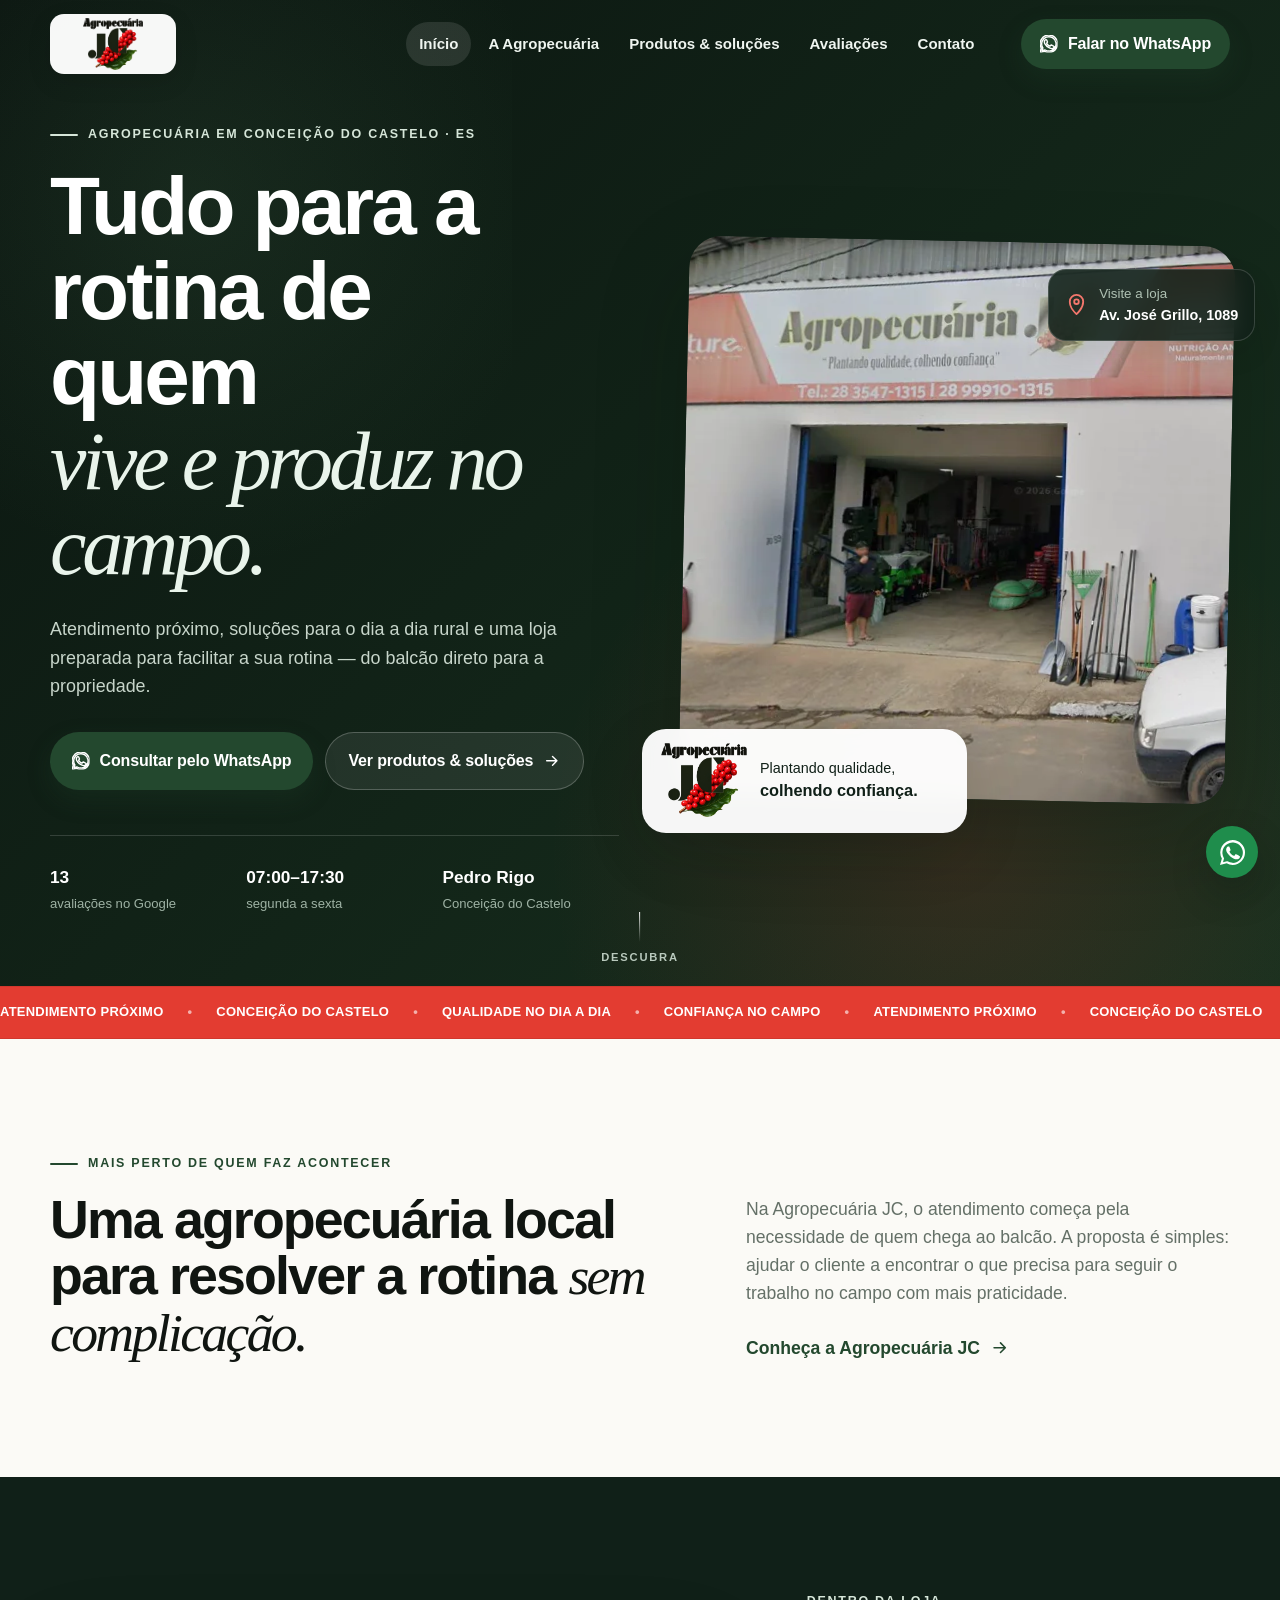
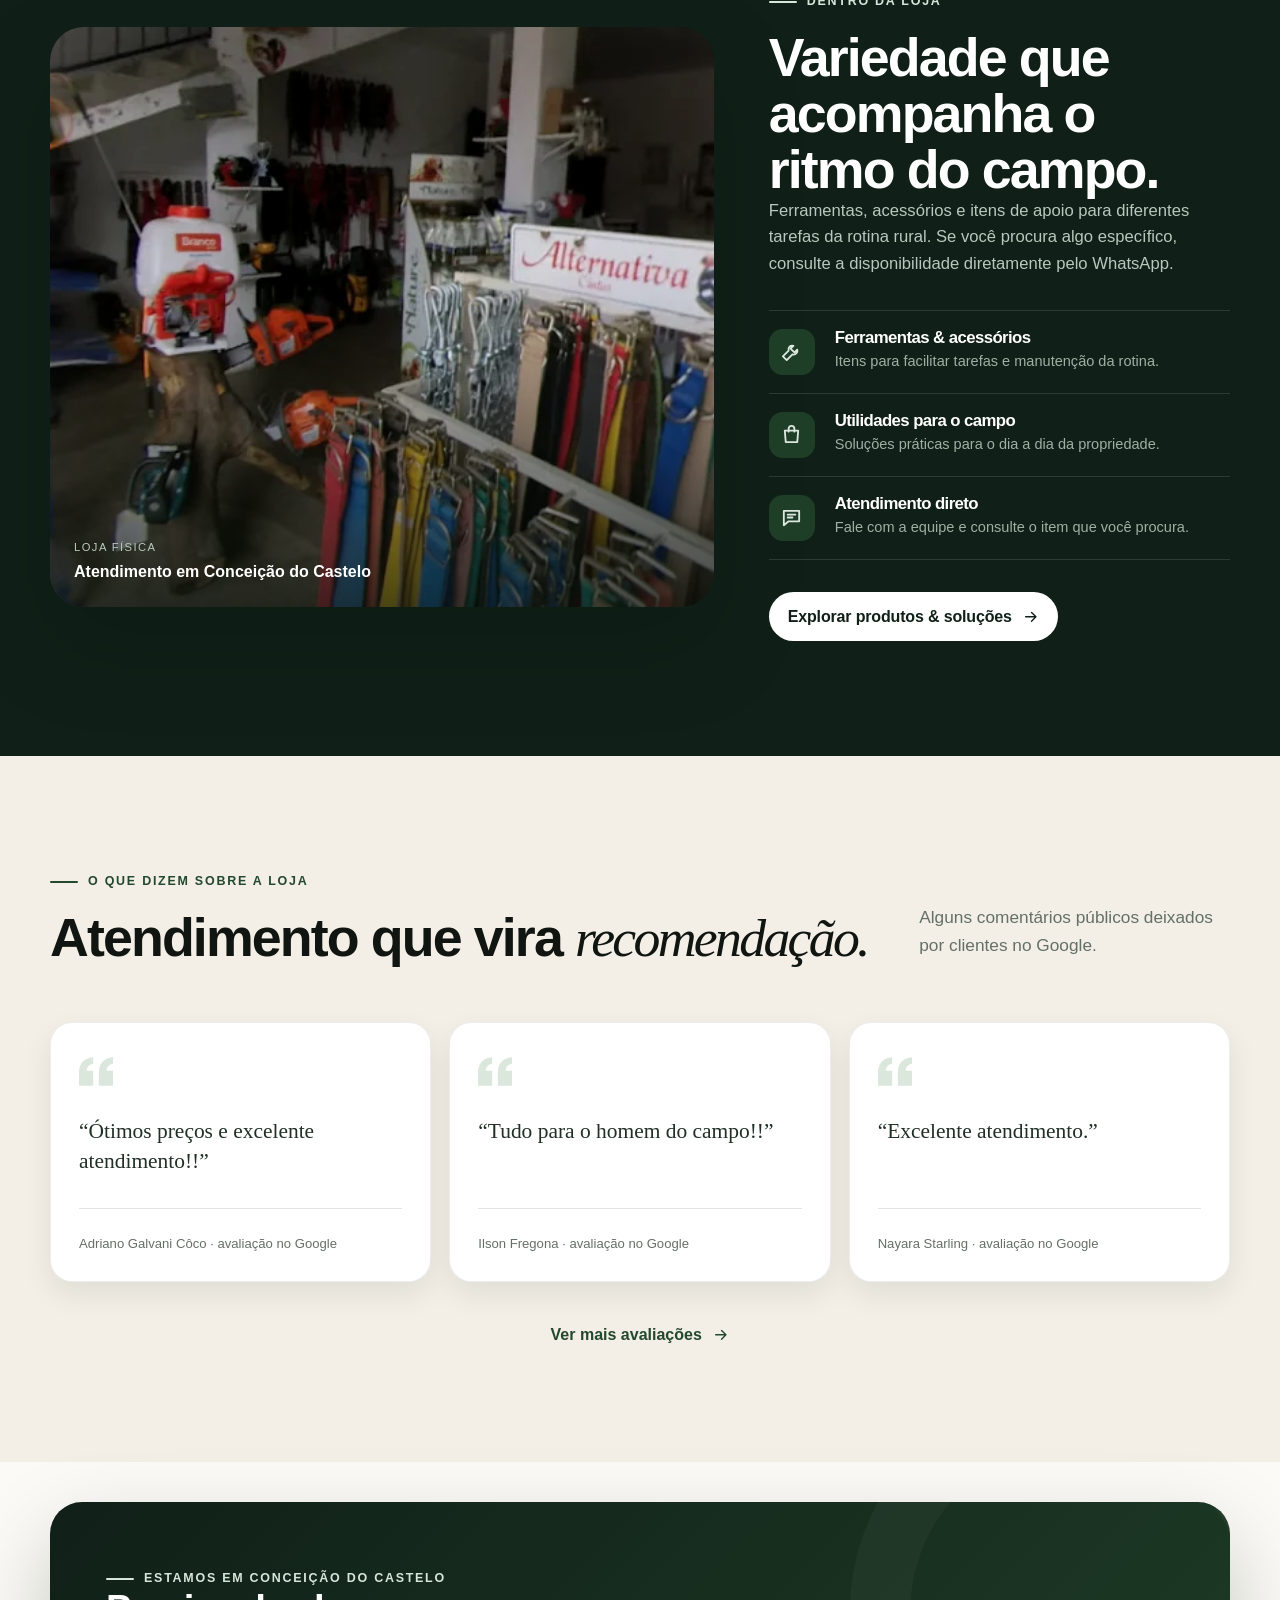
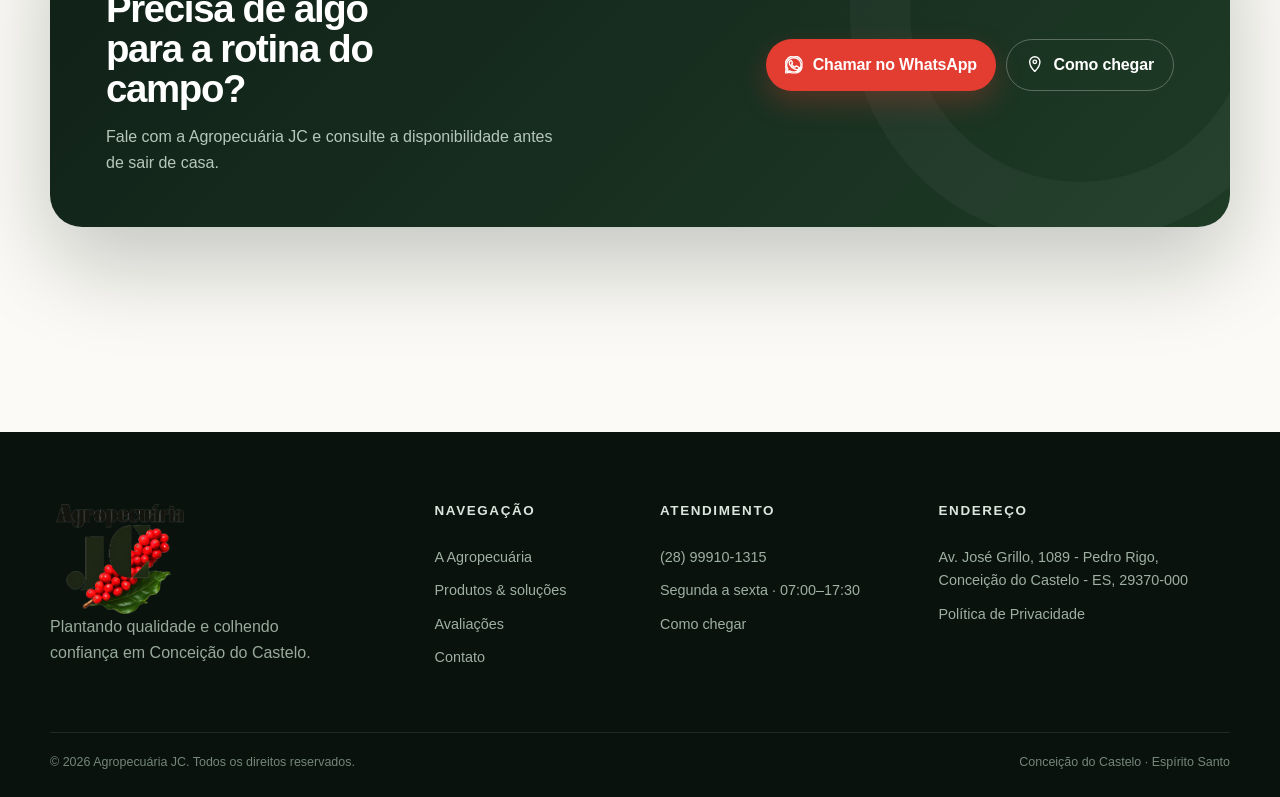
<file: index.html>
<!doctype html>
<html lang="pt-BR">
<head>
<meta charset="utf-8">
<meta name="viewport" content="width=device-width,initial-scale=1,viewport-fit=cover">
<meta name="theme-color" content="#142519">
<title>Agropecuária JC | Produtos para o Campo em Conceição do Castelo</title>
<meta name="description" content="Agropecuária JC em Conceição do Castelo - ES. Atendimento para quem vive e produz no campo. Fale pelo WhatsApp ou visite a loja.">
<meta name="robots" content="index,follow,max-image-preview:large">
<link rel="canonical" href="./">
<link rel="icon" type="image/png" href="assets/icons/favicon.png">
<link rel="manifest" href="site.webmanifest">
<script>document.documentElement.classList.add('js');setTimeout(function(){if(!window.__agroMotionReady)document.documentElement.classList.remove('js')},1600)</script>
<link rel="stylesheet" href="assets/css/style.css">
<meta property="og:type" content="website">
<meta property="og:locale" content="pt_BR">
<meta property="og:title" content="Agropecuária JC | Produtos para o Campo em Conceição do Castelo">
<meta property="og:description" content="Agropecuária JC em Conceição do Castelo - ES. Atendimento para quem vive e produz no campo. Fale pelo WhatsApp ou visite a loja.">
<meta property="og:image" content="assets/images/fachada.webp">
<meta name="twitter:card" content="summary_large_image">
<script type="application/ld+json">
{
  "@context":"https://schema.org",
  "@type":"Store",
  "name":"Agropecuária JC",
  "description":"Agropecuária em Conceição do Castelo - ES.",
  "telephone":"+55 28 99910-1315",
  "address":{
    "@type":"PostalAddress",
    "streetAddress":"Av. José Grillo, 1089 - Pedro Rigo",
    "addressLocality":"Conceição do Castelo",
    "addressRegion":"ES",
    "postalCode":"29370-000",
    "addressCountry":"BR"
  },
  "openingHoursSpecification":[{
    "@type":"OpeningHoursSpecification",
    "dayOfWeek":["Monday","Tuesday","Wednesday","Thursday","Friday"],
    "opens":"07:00",
    "closes":"17:30"
  }]
}
</script>
</head><body>
<div class="scroll-progress" aria-hidden="true"><span></span></div>
<a class="skip-link" href="#conteudo">Pular para o conteúdo</a>
<header class="site-header" data-header>
  <div class="container header-inner">
    <a href="index.html" class="brand" aria-label="Agropecuária JC - página inicial">
      <img src="assets/images/logo-agropecuaria-jc.webp" alt="Agropecuária JC" width="190" height="162">
    </a>
    <nav class="desktop-nav" aria-label="Navegação principal"><a href="index.html" class="nav-link active">Início</a><a href="sobre.html" class="nav-link">A Agropecuária</a><a href="solucoes.html" class="nav-link">Produtos & soluções</a><a href="avaliacoes.html" class="nav-link">Avaliações</a><a href="contato.html" class="nav-link">Contato</a></nav>
    <a class="button button-primary header-cta" href="https://wa.me/5528999101315?text=Ol%C3%A1%21%20Vim%20pelo%20site%20da%20Agropecu%C3%A1ria%20JC%20e%20gostaria%20de%20mais%20informa%C3%A7%C3%B5es." target="_blank" rel="noopener">
      <svg class="icon"><use href="assets/icons/sprite.svg#whatsapp"></use></svg>
      Falar no WhatsApp
    </a>
    <button class="menu-button" type="button" aria-label="Abrir menu" aria-expanded="false" aria-controls="mobile-menu" data-menu-button>
      <svg class="icon icon-menu"><use href="assets/icons/sprite.svg#menu"></use></svg>
      <svg class="icon icon-close"><use href="assets/icons/sprite.svg#close"></use></svg>
    </button>
  </div>
  <nav class="mobile-menu" id="mobile-menu" aria-label="Navegação mobile" data-mobile-menu hidden>
    <div class="container mobile-menu-inner">
      <a href="index.html" class="mobile-link active">Início</a><a href="sobre.html" class="mobile-link">A Agropecuária</a><a href="solucoes.html" class="mobile-link">Produtos & soluções</a><a href="avaliacoes.html" class="mobile-link">Avaliações</a><a href="contato.html" class="mobile-link">Contato</a>
      <a class="button button-primary" href="https://wa.me/5528999101315?text=Ol%C3%A1%21%20Vim%20pelo%20site%20da%20Agropecu%C3%A1ria%20JC%20e%20gostaria%20de%20mais%20informa%C3%A7%C3%B5es." target="_blank" rel="noopener">
        <svg class="icon"><use href="assets/icons/sprite.svg#whatsapp"></use></svg> WhatsApp
      </a>
    </div>
  </nav>
</header>
<main id="conteudo">
<section class="hero hero-home">
  <div class="hero-grain" aria-hidden="true"></div>
  <div class="container hero-grid">
    <div class="hero-copy reveal">
      <p class="eyebrow"><span></span> Agropecuária em Conceição do Castelo · ES</p>
      <h1>Tudo para a rotina de quem <em>vive e produz no campo.</em></h1>
      <p class="hero-lead">Atendimento próximo, soluções para o dia a dia rural e uma loja preparada para facilitar a sua rotina — do balcão direto para a propriedade.</p>
      <div class="hero-actions">
        <a class="button button-primary button-large" href="https://wa.me/5528999101315?text=Ol%C3%A1%21%20Vim%20pelo%20site%20da%20Agropecu%C3%A1ria%20JC%20e%20gostaria%20de%20mais%20informa%C3%A7%C3%B5es." target="_blank" rel="noopener">
          <svg class="icon"><use href="assets/icons/sprite.svg#whatsapp"></use></svg> Consultar pelo WhatsApp
        </a>
        <a class="button button-ghost button-large" href="solucoes.html">
          Ver produtos & soluções
          <svg class="icon"><use href="assets/icons/sprite.svg#arrow"></use></svg>
        </a>
      </div>
      <div class="hero-trust" aria-label="Informações de confiança">
        <div><strong>13</strong><span>avaliações no Google</span></div>
        <div><strong>07:00–17:30</strong><span>segunda a sexta</span></div>
        <div><strong>Pedro Rigo</strong><span>Conceição do Castelo</span></div>
      </div>
    </div>
    <div class="hero-media reveal" data-delay="120" data-tilt>
      <figure class="hero-photo">
        <img src="assets/images/fachada.webp" alt="Fachada da Agropecuária JC em Conceição do Castelo" width="966" height="549" fetchpriority="high">
      </figure>
      <div class="hero-logo-card">
        <img src="assets/images/logo-agropecuaria-jc.webp" alt="" width="210" height="180">
        <p>Plantando qualidade,<br><strong>colhendo confiança.</strong></p>
      </div>
      <div class="hero-location-card">
        <svg class="icon"><use href="assets/icons/sprite.svg#map"></use></svg>
        <div><small>Visite a loja</small><strong>Av. José Grillo, 1089</strong></div>
      </div>
    </div>
  </div>
  <a class="scroll-cue" href="#diferenciais" aria-label="Rolar para conhecer a Agropecuária JC"><span></span>Descubra</a>
</section>

<section class="trust-marquee" aria-label="Diferenciais">
  <div class="marquee-track">
    <span>Atendimento próximo</span><i>•</i><span>Conceição do Castelo</span><i>•</i><span>Qualidade no dia a dia</span><i>•</i><span>Confiança no campo</span><i>•</i>
    <span aria-hidden="true">Atendimento próximo</span><i aria-hidden="true">•</i><span aria-hidden="true">Conceição do Castelo</span><i aria-hidden="true">•</i><span aria-hidden="true">Qualidade no dia a dia</span><i aria-hidden="true">•</i><span aria-hidden="true">Confiança no campo</span>
  </div>
</section>

<section class="section intro" id="diferenciais">
  <div class="container split-heading reveal">
    <div>
      <p class="eyebrow dark"><span></span> Mais perto de quem faz acontecer</p>
      <h2>Uma agropecuária local para resolver a rotina <em>sem complicação.</em></h2>
    </div>
    <div class="intro-copy">
      <p>Na Agropecuária JC, o atendimento começa pela necessidade de quem chega ao balcão. A proposta é simples: ajudar o cliente a encontrar o que precisa para seguir o trabalho no campo com mais praticidade.</p>
      <a class="text-link" href="sobre.html">Conheça a Agropecuária JC <svg class="icon"><use href="assets/icons/sprite.svg#arrow"></use></svg></a>
    </div>
  </div>
</section>

<section class="section showcase">
  <div class="container showcase-grid">
    <div class="showcase-media reveal parallax-frame">
      <img src="assets/images/loja-interna.webp" alt="Interior da Agropecuária JC com itens para a rotina rural" width="1343" height="493" loading="lazy" data-parallax>
      <div class="image-caption"><span>Loja física</span><strong>Atendimento em Conceição do Castelo</strong></div>
    </div>
    <div class="showcase-copy reveal" data-delay="100">
      <p class="eyebrow light"><span></span> Dentro da loja</p>
      <h2>Variedade que acompanha o ritmo do campo.</h2>
      <p>Ferramentas, acessórios e itens de apoio para diferentes tarefas da rotina rural. Se você procura algo específico, consulte a disponibilidade diretamente pelo WhatsApp.</p>
      <div class="feature-list">
        <article><span class="feature-icon"><svg class="icon"><use href="assets/icons/sprite.svg#tool"></use></svg></span><div><h3>Ferramentas & acessórios</h3><p>Itens para facilitar tarefas e manutenção da rotina.</p></div></article>
        <article><span class="feature-icon"><svg class="icon"><use href="assets/icons/sprite.svg#bag"></use></svg></span><div><h3>Utilidades para o campo</h3><p>Soluções práticas para o dia a dia da propriedade.</p></div></article>
        <article><span class="feature-icon"><svg class="icon"><use href="assets/icons/sprite.svg#chat"></use></svg></span><div><h3>Atendimento direto</h3><p>Fale com a equipe e consulte o item que você procura.</p></div></article>
      </div>
      <a class="button button-light" href="solucoes.html">Explorar produtos & soluções <svg class="icon"><use href="assets/icons/sprite.svg#arrow"></use></svg></a>
    </div>
  </div>
</section>

<section class="section review-preview">
  <div class="container">
    <div class="section-heading reveal">
      <div><p class="eyebrow dark"><span></span> O que dizem sobre a loja</p><h2>Atendimento que vira <em>recomendação.</em></h2></div>
      <p>Alguns comentários públicos deixados por clientes no Google.</p>
    </div>
    <div class="quotes-grid">
      <blockquote class="quote-card reveal">
        <svg class="quote-mark" viewBox="0 0 48 40" aria-hidden="true"><path d="M0 40V22C0 8 8 1 20 0v9c-6 1-9 5-9 10h9v21H0Zm28 0V22C28 8 36 1 48 0v9c-6 1-9 5-9 10h9v21H28Z"/></svg>
        <p>“Ótimos preços e excelente atendimento!!”</p><footer>Adriano Galvani Côco · avaliação no Google</footer>
      </blockquote>
      <blockquote class="quote-card reveal" data-delay="80">
        <svg class="quote-mark" viewBox="0 0 48 40" aria-hidden="true"><path d="M0 40V22C0 8 8 1 20 0v9c-6 1-9 5-9 10h9v21H0Zm28 0V22C28 8 36 1 48 0v9c-6 1-9 5-9 10h9v21H28Z"/></svg>
        <p>“Tudo para o homem do campo!!”</p><footer>Ilson Fregona · avaliação no Google</footer>
      </blockquote>
      <blockquote class="quote-card reveal" data-delay="160">
        <svg class="quote-mark" viewBox="0 0 48 40" aria-hidden="true"><path d="M0 40V22C0 8 8 1 20 0v9c-6 1-9 5-9 10h9v21H0Zm28 0V22C28 8 36 1 48 0v9c-6 1-9 5-9 10h9v21H28Z"/></svg>
        <p>“Excelente atendimento.”</p><footer>Nayara Starling · avaliação no Google</footer>
      </blockquote>
    </div>
    <div class="center-cta reveal"><a class="text-link" href="avaliacoes.html">Ver mais avaliações <svg class="icon"><use href="assets/icons/sprite.svg#arrow"></use></svg></a></div>
  </div>
</section>

<section class="section local-cta">
  <div class="container local-card reveal">
    <div>
      <p class="eyebrow light"><span></span> Estamos em Conceição do Castelo</p>
      <h2>Precisa de algo para a rotina do campo?</h2>
      <p>Fale com a Agropecuária JC e consulte a disponibilidade antes de sair de casa.</p>
    </div>
    <div class="local-actions">
      <a class="button button-accent" href="https://wa.me/5528999101315?text=Ol%C3%A1%21%20Vim%20pelo%20site%20da%20Agropecu%C3%A1ria%20JC%20e%20gostaria%20de%20mais%20informa%C3%A7%C3%B5es." target="_blank" rel="noopener"><svg class="icon"><use href="assets/icons/sprite.svg#whatsapp"></use></svg> Chamar no WhatsApp</a>
      <a class="button button-dark-ghost" href="https://www.google.com/maps/search/?api=1&query=Agropecu%C3%A1ria+JC+Av.+Jos%C3%A9+Grillo+1089+Concei%C3%A7%C3%A3o+do+Castelo+ES" target="_blank" rel="noopener"><svg class="icon"><use href="assets/icons/sprite.svg#map"></use></svg> Como chegar</a>
    </div>
  </div>
</section>
</main>
<footer class="site-footer">
  <div class="container footer-grid">
    <div class="footer-brand">
      <img src="assets/images/logo-agropecuaria-jc.webp" alt="Agropecuária JC" width="190" height="162">
      <p>Plantando qualidade e colhendo confiança em Conceição do Castelo.</p>
    </div>
    <div>
      <h2>Navegação</h2>
      <a href="sobre.html">A Agropecuária</a>
      <a href="solucoes.html">Produtos & soluções</a>
      <a href="avaliacoes.html">Avaliações</a>
      <a href="contato.html">Contato</a>
    </div>
    <div>
      <h2>Atendimento</h2>
      <a href="tel:+5528999101315">(28) 99910-1315</a>
      <span>Segunda a sexta · 07:00–17:30</span>
      <a href="https://www.google.com/maps/search/?api=1&query=Agropecu%C3%A1ria+JC+Av.+Jos%C3%A9+Grillo+1089+Concei%C3%A7%C3%A3o+do+Castelo+ES" target="_blank" rel="noopener">Como chegar</a>
    </div>
    <div>
      <h2>Endereço</h2>
      <address>Av. José Grillo, 1089 - Pedro Rigo, Conceição do Castelo - ES, 29370-000</address>
      <a href="privacidade.html">Política de Privacidade</a>
    </div>
  </div>
  <div class="container footer-bottom">
    <p>© <span data-year></span> Agropecuária JC. Todos os direitos reservados.</p>
    <p>Conceição do Castelo · Espírito Santo</p>
  </div>
</footer>
<a class="whatsapp-float" href="https://wa.me/5528999101315?text=Ol%C3%A1%21%20Vim%20pelo%20site%20da%20Agropecu%C3%A1ria%20JC%20e%20gostaria%20de%20mais%20informa%C3%A7%C3%B5es." target="_blank" rel="noopener" aria-label="Falar com a Agropecuária JC pelo WhatsApp">
  <svg class="icon"><use href="assets/icons/sprite.svg#whatsapp"></use></svg>
</a>
<button class="back-to-top" type="button" aria-label="Voltar ao topo" data-back-top>
  <svg class="icon"><use href="assets/icons/sprite.svg#chevron-up"></use></svg>
</button>
<script src="assets/js/main.js" defer></script>
</body>
</html>
</file>
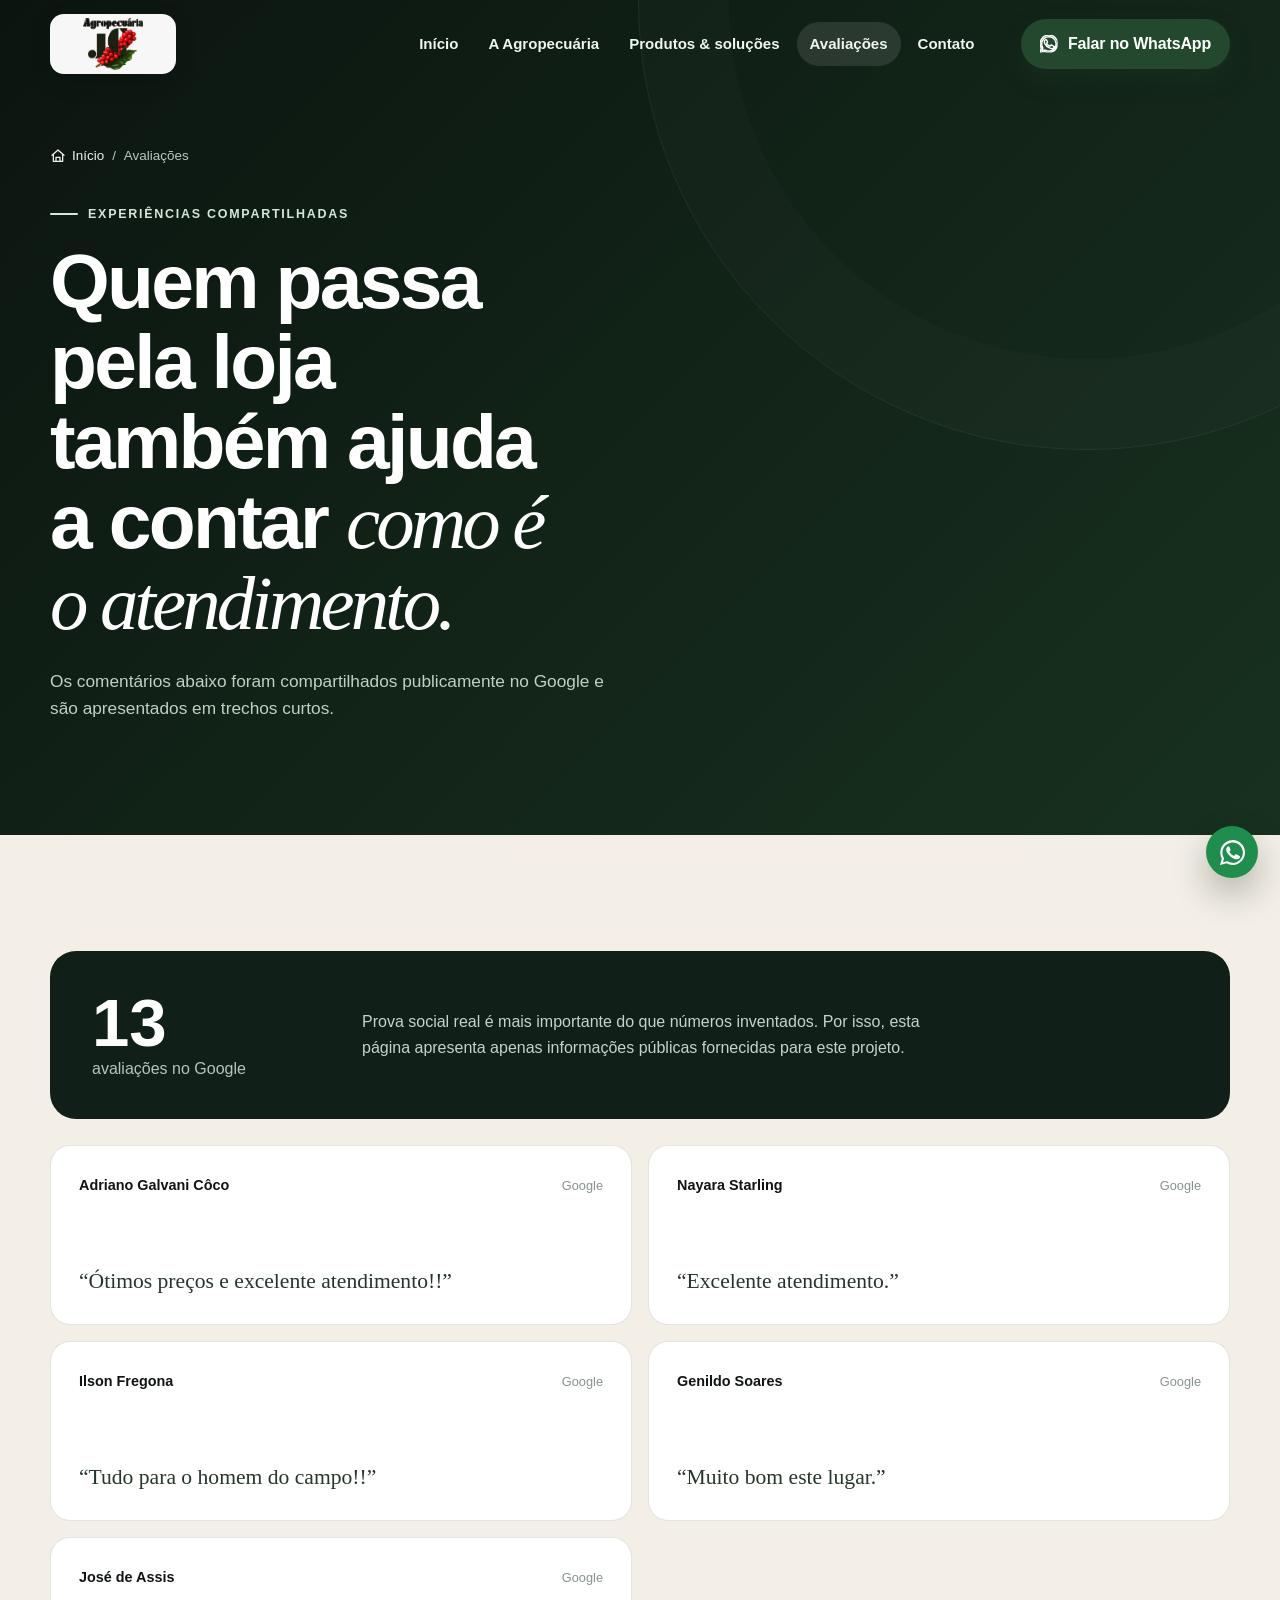
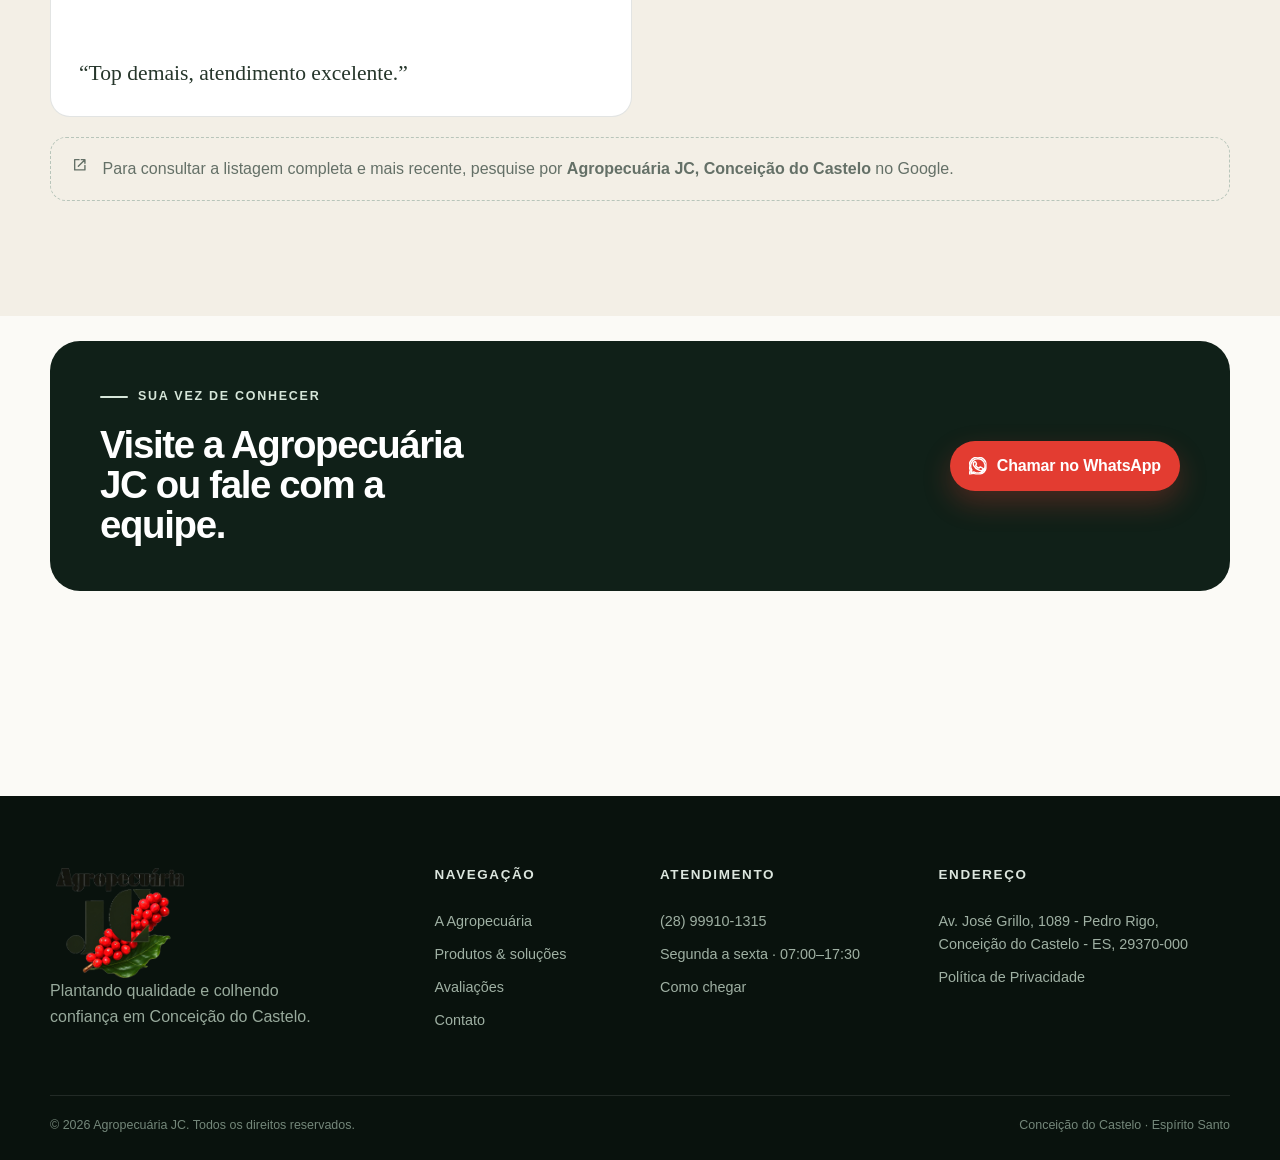
<file: avaliacoes.html>
<!doctype html>
<html lang="pt-BR">
<head>
<meta charset="utf-8">
<meta name="viewport" content="width=device-width,initial-scale=1,viewport-fit=cover">
<meta name="theme-color" content="#142519">
<title>Avaliações | Agropecuária JC em Conceição do Castelo</title>
<meta name="description" content="Veja comentários públicos de clientes sobre a Agropecuária JC em Conceição do Castelo - ES.">
<meta name="robots" content="index,follow,max-image-preview:large">
<link rel="canonical" href="./avaliacoes.html">
<link rel="icon" type="image/png" href="assets/icons/favicon.png">
<link rel="manifest" href="site.webmanifest">
<script>document.documentElement.classList.add('js');setTimeout(function(){if(!window.__agroMotionReady)document.documentElement.classList.remove('js')},1600)</script>
<link rel="stylesheet" href="assets/css/style.css">
<meta property="og:type" content="website">
<meta property="og:locale" content="pt_BR">
<meta property="og:title" content="Avaliações | Agropecuária JC em Conceição do Castelo">
<meta property="og:description" content="Veja comentários públicos de clientes sobre a Agropecuária JC em Conceição do Castelo - ES.">
<meta property="og:image" content="assets/images/fachada.webp">
<meta name="twitter:card" content="summary_large_image">
<script type="application/ld+json">
{
  "@context":"https://schema.org",
  "@type":"Store",
  "name":"Agropecuária JC",
  "description":"Agropecuária em Conceição do Castelo - ES.",
  "telephone":"+55 28 99910-1315",
  "address":{
    "@type":"PostalAddress",
    "streetAddress":"Av. José Grillo, 1089 - Pedro Rigo",
    "addressLocality":"Conceição do Castelo",
    "addressRegion":"ES",
    "postalCode":"29370-000",
    "addressCountry":"BR"
  },
  "openingHoursSpecification":[{
    "@type":"OpeningHoursSpecification",
    "dayOfWeek":["Monday","Tuesday","Wednesday","Thursday","Friday"],
    "opens":"07:00",
    "closes":"17:30"
  }]
}
</script>
</head><body>
<div class="scroll-progress" aria-hidden="true"><span></span></div>
<a class="skip-link" href="#conteudo">Pular para o conteúdo</a>
<header class="site-header" data-header>
  <div class="container header-inner">
    <a href="index.html" class="brand" aria-label="Agropecuária JC - página inicial">
      <img src="assets/images/logo-agropecuaria-jc.webp" alt="Agropecuária JC" width="190" height="162">
    </a>
    <nav class="desktop-nav" aria-label="Navegação principal"><a href="index.html" class="nav-link">Início</a><a href="sobre.html" class="nav-link">A Agropecuária</a><a href="solucoes.html" class="nav-link">Produtos & soluções</a><a href="avaliacoes.html" class="nav-link active">Avaliações</a><a href="contato.html" class="nav-link">Contato</a></nav>
    <a class="button button-primary header-cta" href="https://wa.me/5528999101315?text=Ol%C3%A1%21%20Vim%20pelo%20site%20da%20Agropecu%C3%A1ria%20JC%20e%20gostaria%20de%20mais%20informa%C3%A7%C3%B5es." target="_blank" rel="noopener">
      <svg class="icon"><use href="assets/icons/sprite.svg#whatsapp"></use></svg>
      Falar no WhatsApp
    </a>
    <button class="menu-button" type="button" aria-label="Abrir menu" aria-expanded="false" aria-controls="mobile-menu" data-menu-button>
      <svg class="icon icon-menu"><use href="assets/icons/sprite.svg#menu"></use></svg>
      <svg class="icon icon-close"><use href="assets/icons/sprite.svg#close"></use></svg>
    </button>
  </div>
  <nav class="mobile-menu" id="mobile-menu" aria-label="Navegação mobile" data-mobile-menu hidden>
    <div class="container mobile-menu-inner">
      <a href="index.html" class="mobile-link">Início</a><a href="sobre.html" class="mobile-link">A Agropecuária</a><a href="solucoes.html" class="mobile-link">Produtos & soluções</a><a href="avaliacoes.html" class="mobile-link active">Avaliações</a><a href="contato.html" class="mobile-link">Contato</a>
      <a class="button button-primary" href="https://wa.me/5528999101315?text=Ol%C3%A1%21%20Vim%20pelo%20site%20da%20Agropecu%C3%A1ria%20JC%20e%20gostaria%20de%20mais%20informa%C3%A7%C3%B5es." target="_blank" rel="noopener">
        <svg class="icon"><use href="assets/icons/sprite.svg#whatsapp"></use></svg> WhatsApp
      </a>
    </div>
  </nav>
</header>
<main id="conteudo">
<section class="inner-hero compact reviews-hero">
  <div class="container">
    <nav class="breadcrumb reveal" aria-label="Breadcrumb"><a href="index.html"><svg class="icon"><use href="assets/icons/sprite.svg#home"></use></svg> Início</a><span>/</span><span>Avaliações</span></nav>
    <div class="page-heading reveal">
      <p class="eyebrow light"><span></span> Experiências compartilhadas</p>
      <h1>Quem passa pela loja também ajuda a contar <em>como é o atendimento.</em></h1>
      <p>Os comentários abaixo foram compartilhados publicamente no Google e são apresentados em trechos curtos.</p>
    </div>
  </div>
</section>

<section class="section review-page">
  <div class="container">
    <div class="review-summary reveal">
      <div><strong>13</strong><span>avaliações no Google</span></div>
      <p>Prova social real é mais importante do que números inventados. Por isso, esta página apresenta apenas informações públicas fornecidas para este projeto.</p>
    </div>
    <div class="review-list">
      <blockquote class="review-item reveal"><div class="review-meta"><strong>Adriano Galvani Côco</strong><span>Google</span></div><p>“Ótimos preços e excelente atendimento!!”</p></blockquote>
      <blockquote class="review-item reveal"><div class="review-meta"><strong>Nayara Starling</strong><span>Google</span></div><p>“Excelente atendimento.”</p></blockquote>
      <blockquote class="review-item reveal"><div class="review-meta"><strong>Ilson Fregona</strong><span>Google</span></div><p>“Tudo para o homem do campo!!”</p></blockquote>
      <blockquote class="review-item reveal"><div class="review-meta"><strong>Genildo Soares</strong><span>Google</span></div><p>“Muito bom este lugar.”</p></blockquote>
      <blockquote class="review-item reveal"><div class="review-meta"><strong>José de Assis</strong><span>Google</span></div><p>“Top demais, atendimento excelente.”</p></blockquote>
    </div>
    <div class="review-note reveal"><svg class="icon"><use href="assets/icons/sprite.svg#external"></use></svg><p>Para consultar a listagem completa e mais recente, pesquise por <strong>Agropecuária JC, Conceição do Castelo</strong> no Google.</p></div>
  </div>
</section>

<section class="section final-cta">
  <div class="container cta-panel reveal">
    <div><p class="eyebrow light"><span></span> Sua vez de conhecer</p><h2>Visite a Agropecuária JC ou fale com a equipe.</h2></div>
    <a class="button button-accent" href="https://wa.me/5528999101315?text=Ol%C3%A1%21%20Vim%20pelo%20site%20da%20Agropecu%C3%A1ria%20JC%20e%20gostaria%20de%20mais%20informa%C3%A7%C3%B5es." target="_blank" rel="noopener"><svg class="icon"><use href="assets/icons/sprite.svg#whatsapp"></use></svg> Chamar no WhatsApp</a>
  </div>
</section>
</main>
<footer class="site-footer">
  <div class="container footer-grid">
    <div class="footer-brand">
      <img src="assets/images/logo-agropecuaria-jc.webp" alt="Agropecuária JC" width="190" height="162">
      <p>Plantando qualidade e colhendo confiança em Conceição do Castelo.</p>
    </div>
    <div>
      <h2>Navegação</h2>
      <a href="sobre.html">A Agropecuária</a>
      <a href="solucoes.html">Produtos & soluções</a>
      <a href="avaliacoes.html">Avaliações</a>
      <a href="contato.html">Contato</a>
    </div>
    <div>
      <h2>Atendimento</h2>
      <a href="tel:+5528999101315">(28) 99910-1315</a>
      <span>Segunda a sexta · 07:00–17:30</span>
      <a href="https://www.google.com/maps/search/?api=1&query=Agropecu%C3%A1ria+JC+Av.+Jos%C3%A9+Grillo+1089+Concei%C3%A7%C3%A3o+do+Castelo+ES" target="_blank" rel="noopener">Como chegar</a>
    </div>
    <div>
      <h2>Endereço</h2>
      <address>Av. José Grillo, 1089 - Pedro Rigo, Conceição do Castelo - ES, 29370-000</address>
      <a href="privacidade.html">Política de Privacidade</a>
    </div>
  </div>
  <div class="container footer-bottom">
    <p>© <span data-year></span> Agropecuária JC. Todos os direitos reservados.</p>
    <p>Conceição do Castelo · Espírito Santo</p>
  </div>
</footer>
<a class="whatsapp-float" href="https://wa.me/5528999101315?text=Ol%C3%A1%21%20Vim%20pelo%20site%20da%20Agropecu%C3%A1ria%20JC%20e%20gostaria%20de%20mais%20informa%C3%A7%C3%B5es." target="_blank" rel="noopener" aria-label="Falar com a Agropecuária JC pelo WhatsApp">
  <svg class="icon"><use href="assets/icons/sprite.svg#whatsapp"></use></svg>
</a>
<button class="back-to-top" type="button" aria-label="Voltar ao topo" data-back-top>
  <svg class="icon"><use href="assets/icons/sprite.svg#chevron-up"></use></svg>
</button>
<script src="assets/js/main.js" defer></script>
</body>
</html>
</file>
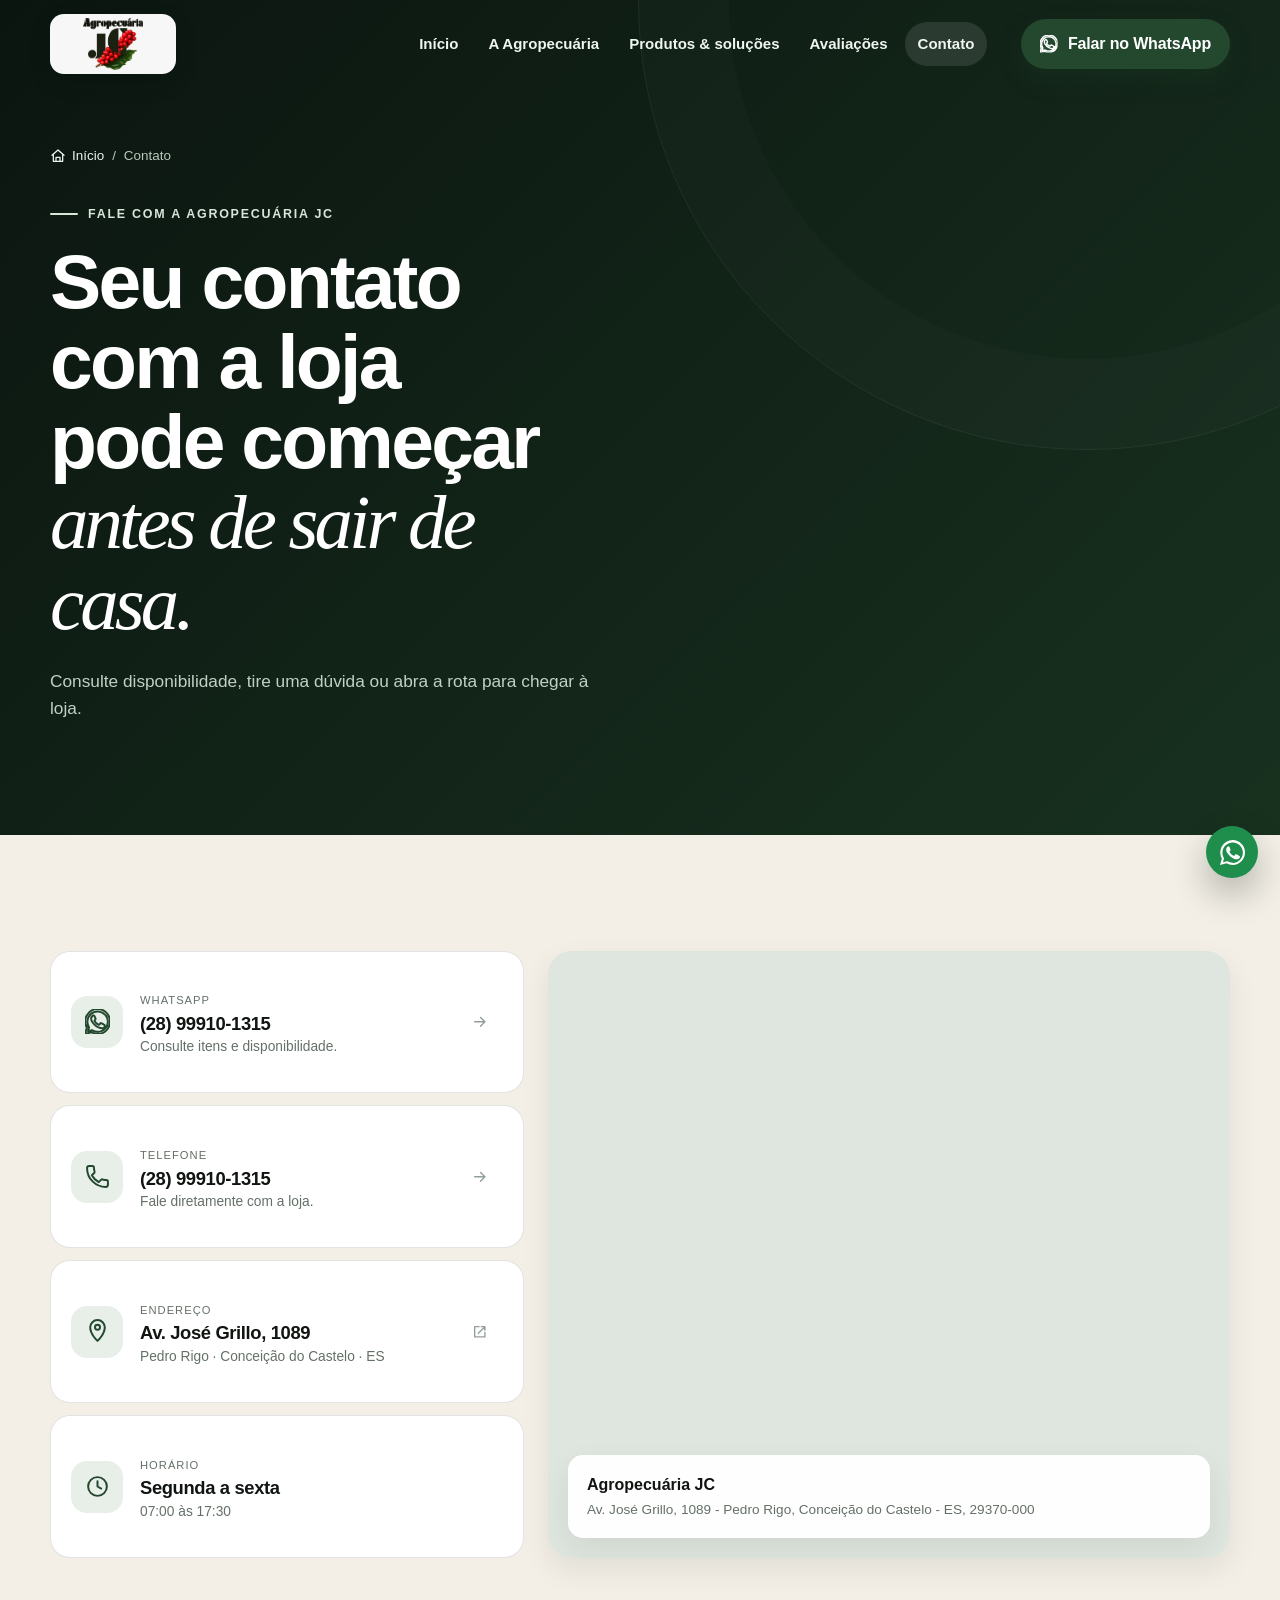
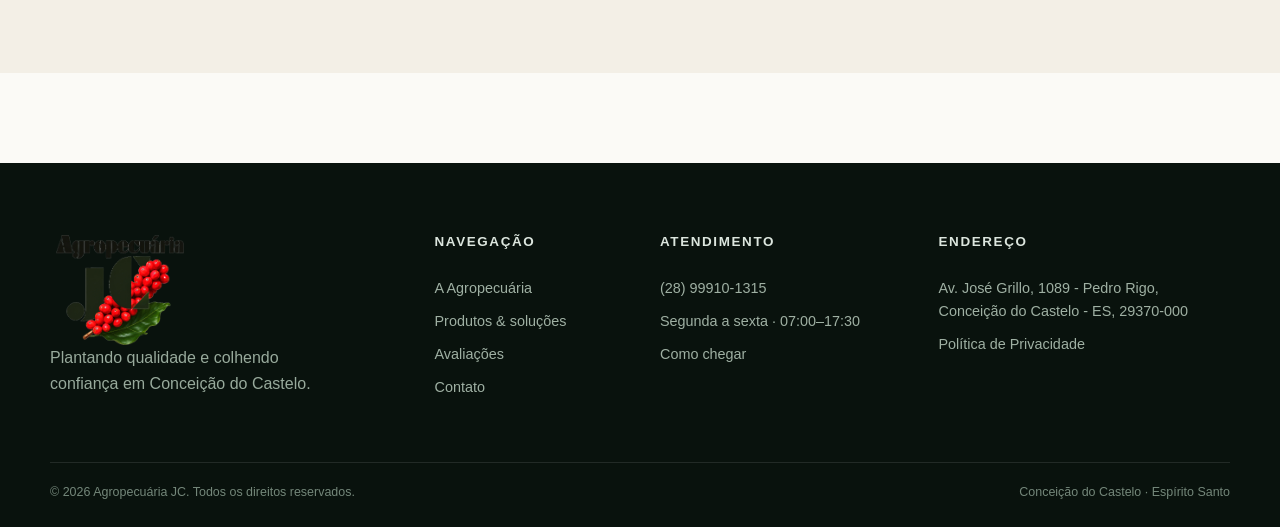
<file: contato.html>
<!doctype html>
<html lang="pt-BR">
<head>
<meta charset="utf-8">
<meta name="viewport" content="width=device-width,initial-scale=1,viewport-fit=cover">
<meta name="theme-color" content="#142519">
<title>Contato | Agropecuária JC - Conceição do Castelo</title>
<meta name="description" content="Fale com a Agropecuária JC pelo WhatsApp, telefone ou visite a loja na Av. José Grillo, 1089, Pedro Rigo, Conceição do Castelo - ES.">
<meta name="robots" content="index,follow,max-image-preview:large">
<link rel="canonical" href="./contato.html">
<link rel="icon" type="image/png" href="assets/icons/favicon.png">
<link rel="manifest" href="site.webmanifest">
<script>document.documentElement.classList.add('js');setTimeout(function(){if(!window.__agroMotionReady)document.documentElement.classList.remove('js')},1600)</script>
<link rel="stylesheet" href="assets/css/style.css">
<meta property="og:type" content="website">
<meta property="og:locale" content="pt_BR">
<meta property="og:title" content="Contato | Agropecuária JC - Conceição do Castelo">
<meta property="og:description" content="Fale com a Agropecuária JC pelo WhatsApp, telefone ou visite a loja na Av. José Grillo, 1089, Pedro Rigo, Conceição do Castelo - ES.">
<meta property="og:image" content="assets/images/fachada.webp">
<meta name="twitter:card" content="summary_large_image">
<script type="application/ld+json">
{
  "@context":"https://schema.org",
  "@type":"Store",
  "name":"Agropecuária JC",
  "description":"Agropecuária em Conceição do Castelo - ES.",
  "telephone":"+55 28 99910-1315",
  "address":{
    "@type":"PostalAddress",
    "streetAddress":"Av. José Grillo, 1089 - Pedro Rigo",
    "addressLocality":"Conceição do Castelo",
    "addressRegion":"ES",
    "postalCode":"29370-000",
    "addressCountry":"BR"
  },
  "openingHoursSpecification":[{
    "@type":"OpeningHoursSpecification",
    "dayOfWeek":["Monday","Tuesday","Wednesday","Thursday","Friday"],
    "opens":"07:00",
    "closes":"17:30"
  }]
}
</script>
</head><body>
<div class="scroll-progress" aria-hidden="true"><span></span></div>
<a class="skip-link" href="#conteudo">Pular para o conteúdo</a>
<header class="site-header" data-header>
  <div class="container header-inner">
    <a href="index.html" class="brand" aria-label="Agropecuária JC - página inicial">
      <img src="assets/images/logo-agropecuaria-jc.webp" alt="Agropecuária JC" width="190" height="162">
    </a>
    <nav class="desktop-nav" aria-label="Navegação principal"><a href="index.html" class="nav-link">Início</a><a href="sobre.html" class="nav-link">A Agropecuária</a><a href="solucoes.html" class="nav-link">Produtos & soluções</a><a href="avaliacoes.html" class="nav-link">Avaliações</a><a href="contato.html" class="nav-link active">Contato</a></nav>
    <a class="button button-primary header-cta" href="https://wa.me/5528999101315?text=Ol%C3%A1%21%20Vim%20pelo%20site%20da%20Agropecu%C3%A1ria%20JC%20e%20gostaria%20de%20mais%20informa%C3%A7%C3%B5es." target="_blank" rel="noopener">
      <svg class="icon"><use href="assets/icons/sprite.svg#whatsapp"></use></svg>
      Falar no WhatsApp
    </a>
    <button class="menu-button" type="button" aria-label="Abrir menu" aria-expanded="false" aria-controls="mobile-menu" data-menu-button>
      <svg class="icon icon-menu"><use href="assets/icons/sprite.svg#menu"></use></svg>
      <svg class="icon icon-close"><use href="assets/icons/sprite.svg#close"></use></svg>
    </button>
  </div>
  <nav class="mobile-menu" id="mobile-menu" aria-label="Navegação mobile" data-mobile-menu hidden>
    <div class="container mobile-menu-inner">
      <a href="index.html" class="mobile-link">Início</a><a href="sobre.html" class="mobile-link">A Agropecuária</a><a href="solucoes.html" class="mobile-link">Produtos & soluções</a><a href="avaliacoes.html" class="mobile-link">Avaliações</a><a href="contato.html" class="mobile-link active">Contato</a>
      <a class="button button-primary" href="https://wa.me/5528999101315?text=Ol%C3%A1%21%20Vim%20pelo%20site%20da%20Agropecu%C3%A1ria%20JC%20e%20gostaria%20de%20mais%20informa%C3%A7%C3%B5es." target="_blank" rel="noopener">
        <svg class="icon"><use href="assets/icons/sprite.svg#whatsapp"></use></svg> WhatsApp
      </a>
    </div>
  </nav>
</header>
<main id="conteudo">
<section class="inner-hero compact">
  <div class="container">
    <nav class="breadcrumb reveal" aria-label="Breadcrumb"><a href="index.html"><svg class="icon"><use href="assets/icons/sprite.svg#home"></use></svg> Início</a><span>/</span><span>Contato</span></nav>
    <div class="page-heading reveal">
      <p class="eyebrow light"><span></span> Fale com a Agropecuária JC</p>
      <h1>Seu contato com a loja pode começar <em>antes de sair de casa.</em></h1>
      <p>Consulte disponibilidade, tire uma dúvida ou abra a rota para chegar à loja.</p>
    </div>
  </div>
</section>

<section class="section contact-section">
  <div class="container contact-grid">
    <div class="contact-cards">
      <a class="contact-card reveal" href="https://wa.me/5528999101315?text=Ol%C3%A1%21%20Vim%20pelo%20site%20da%20Agropecu%C3%A1ria%20JC%20e%20gostaria%20de%20mais%20informa%C3%A7%C3%B5es." target="_blank" rel="noopener">
        <span class="contact-icon"><svg class="icon"><use href="assets/icons/sprite.svg#whatsapp"></use></svg></span>
        <div><small>WhatsApp</small><h2>(28) 99910-1315</h2><p>Consulte itens e disponibilidade.</p></div>
        <svg class="icon arrow-icon"><use href="assets/icons/sprite.svg#arrow"></use></svg>
      </a>
      <a class="contact-card reveal" href="tel:+5528999101315">
        <span class="contact-icon"><svg class="icon"><use href="assets/icons/sprite.svg#phone"></use></svg></span>
        <div><small>Telefone</small><h2>(28) 99910-1315</h2><p>Fale diretamente com a loja.</p></div>
        <svg class="icon arrow-icon"><use href="assets/icons/sprite.svg#arrow"></use></svg>
      </a>
      <a class="contact-card reveal" href="https://www.google.com/maps/search/?api=1&query=Agropecu%C3%A1ria+JC+Av.+Jos%C3%A9+Grillo+1089+Concei%C3%A7%C3%A3o+do+Castelo+ES" target="_blank" rel="noopener">
        <span class="contact-icon"><svg class="icon"><use href="assets/icons/sprite.svg#map"></use></svg></span>
        <div><small>Endereço</small><h2>Av. José Grillo, 1089</h2><p>Pedro Rigo · Conceição do Castelo · ES</p></div>
        <svg class="icon arrow-icon"><use href="assets/icons/sprite.svg#external"></use></svg>
      </a>
      <div class="contact-card reveal">
        <span class="contact-icon"><svg class="icon"><use href="assets/icons/sprite.svg#clock"></use></svg></span>
        <div><small>Horário</small><h2>Segunda a sexta</h2><p>07:00 às 17:30</p></div>
      </div>
    </div>
    <div class="map-panel reveal" data-delay="100">
      <iframe title="Mapa da Agropecuária JC" loading="lazy" referrerpolicy="no-referrer-when-downgrade" src="https://www.google.com/maps?q=Av.%20Jos%C3%A9%20Grillo%2C%201089%20-%20Pedro%20Rigo%2C%20Concei%C3%A7%C3%A3o%20do%20Castelo%20-%20ES&output=embed"></iframe>
      <div class="map-info"><strong>Agropecuária JC</strong><span>Av. José Grillo, 1089 - Pedro Rigo, Conceição do Castelo - ES, 29370-000</span></div>
    </div>
  </div>
</section>
</main>
<footer class="site-footer">
  <div class="container footer-grid">
    <div class="footer-brand">
      <img src="assets/images/logo-agropecuaria-jc.webp" alt="Agropecuária JC" width="190" height="162">
      <p>Plantando qualidade e colhendo confiança em Conceição do Castelo.</p>
    </div>
    <div>
      <h2>Navegação</h2>
      <a href="sobre.html">A Agropecuária</a>
      <a href="solucoes.html">Produtos & soluções</a>
      <a href="avaliacoes.html">Avaliações</a>
      <a href="contato.html">Contato</a>
    </div>
    <div>
      <h2>Atendimento</h2>
      <a href="tel:+5528999101315">(28) 99910-1315</a>
      <span>Segunda a sexta · 07:00–17:30</span>
      <a href="https://www.google.com/maps/search/?api=1&query=Agropecu%C3%A1ria+JC+Av.+Jos%C3%A9+Grillo+1089+Concei%C3%A7%C3%A3o+do+Castelo+ES" target="_blank" rel="noopener">Como chegar</a>
    </div>
    <div>
      <h2>Endereço</h2>
      <address>Av. José Grillo, 1089 - Pedro Rigo, Conceição do Castelo - ES, 29370-000</address>
      <a href="privacidade.html">Política de Privacidade</a>
    </div>
  </div>
  <div class="container footer-bottom">
    <p>© <span data-year></span> Agropecuária JC. Todos os direitos reservados.</p>
    <p>Conceição do Castelo · Espírito Santo</p>
  </div>
</footer>
<a class="whatsapp-float" href="https://wa.me/5528999101315?text=Ol%C3%A1%21%20Vim%20pelo%20site%20da%20Agropecu%C3%A1ria%20JC%20e%20gostaria%20de%20mais%20informa%C3%A7%C3%B5es." target="_blank" rel="noopener" aria-label="Falar com a Agropecuária JC pelo WhatsApp">
  <svg class="icon"><use href="assets/icons/sprite.svg#whatsapp"></use></svg>
</a>
<button class="back-to-top" type="button" aria-label="Voltar ao topo" data-back-top>
  <svg class="icon"><use href="assets/icons/sprite.svg#chevron-up"></use></svg>
</button>
<script src="assets/js/main.js" defer></script>
</body>
</html>
</file>
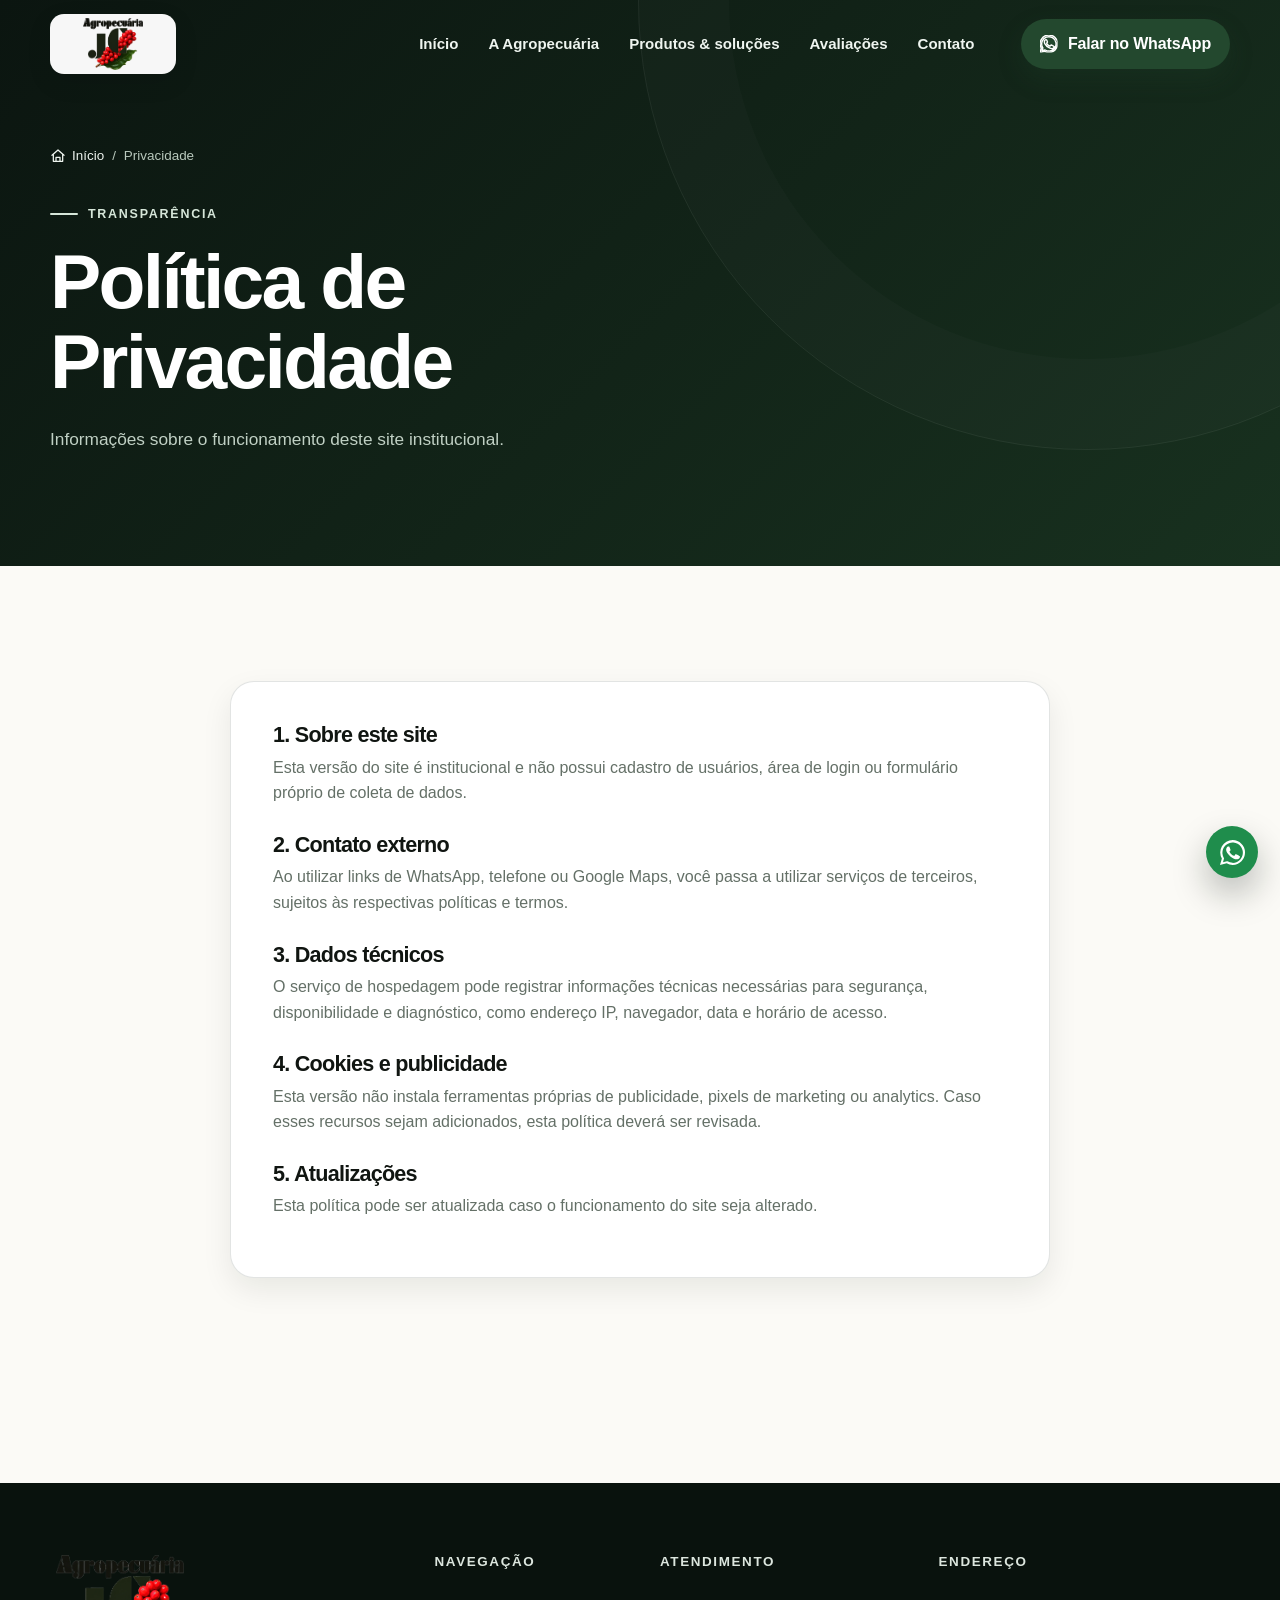
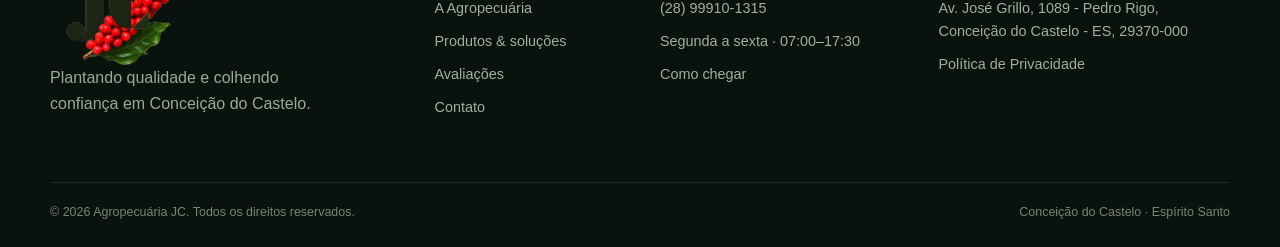
<file: privacidade.html>
<!doctype html>
<html lang="pt-BR">
<head>
<meta charset="utf-8">
<meta name="viewport" content="width=device-width,initial-scale=1,viewport-fit=cover">
<meta name="theme-color" content="#142519">
<title>Política de Privacidade | Agropecuária JC</title>
<meta name="description" content="Política de privacidade do site institucional da Agropecuária JC.">
<meta name="robots" content="index,follow,max-image-preview:large">
<link rel="canonical" href="./privacidade.html">
<link rel="icon" type="image/png" href="assets/icons/favicon.png">
<link rel="manifest" href="site.webmanifest">
<script>document.documentElement.classList.add('js');setTimeout(function(){if(!window.__agroMotionReady)document.documentElement.classList.remove('js')},1600)</script>
<link rel="stylesheet" href="assets/css/style.css">
<meta property="og:type" content="website">
<meta property="og:locale" content="pt_BR">
<meta property="og:title" content="Política de Privacidade | Agropecuária JC">
<meta property="og:description" content="Política de privacidade do site institucional da Agropecuária JC.">
<meta property="og:image" content="assets/images/fachada.webp">
<meta name="twitter:card" content="summary_large_image">
<script type="application/ld+json">
{
  "@context":"https://schema.org",
  "@type":"Store",
  "name":"Agropecuária JC",
  "description":"Agropecuária em Conceição do Castelo - ES.",
  "telephone":"+55 28 99910-1315",
  "address":{
    "@type":"PostalAddress",
    "streetAddress":"Av. José Grillo, 1089 - Pedro Rigo",
    "addressLocality":"Conceição do Castelo",
    "addressRegion":"ES",
    "postalCode":"29370-000",
    "addressCountry":"BR"
  },
  "openingHoursSpecification":[{
    "@type":"OpeningHoursSpecification",
    "dayOfWeek":["Monday","Tuesday","Wednesday","Thursday","Friday"],
    "opens":"07:00",
    "closes":"17:30"
  }]
}
</script>
</head><body>
<div class="scroll-progress" aria-hidden="true"><span></span></div>
<a class="skip-link" href="#conteudo">Pular para o conteúdo</a>
<header class="site-header" data-header>
  <div class="container header-inner">
    <a href="index.html" class="brand" aria-label="Agropecuária JC - página inicial">
      <img src="assets/images/logo-agropecuaria-jc.webp" alt="Agropecuária JC" width="190" height="162">
    </a>
    <nav class="desktop-nav" aria-label="Navegação principal"><a href="index.html" class="nav-link">Início</a><a href="sobre.html" class="nav-link">A Agropecuária</a><a href="solucoes.html" class="nav-link">Produtos & soluções</a><a href="avaliacoes.html" class="nav-link">Avaliações</a><a href="contato.html" class="nav-link">Contato</a></nav>
    <a class="button button-primary header-cta" href="https://wa.me/5528999101315?text=Ol%C3%A1%21%20Vim%20pelo%20site%20da%20Agropecu%C3%A1ria%20JC%20e%20gostaria%20de%20mais%20informa%C3%A7%C3%B5es." target="_blank" rel="noopener">
      <svg class="icon"><use href="assets/icons/sprite.svg#whatsapp"></use></svg>
      Falar no WhatsApp
    </a>
    <button class="menu-button" type="button" aria-label="Abrir menu" aria-expanded="false" aria-controls="mobile-menu" data-menu-button>
      <svg class="icon icon-menu"><use href="assets/icons/sprite.svg#menu"></use></svg>
      <svg class="icon icon-close"><use href="assets/icons/sprite.svg#close"></use></svg>
    </button>
  </div>
  <nav class="mobile-menu" id="mobile-menu" aria-label="Navegação mobile" data-mobile-menu hidden>
    <div class="container mobile-menu-inner">
      <a href="index.html" class="mobile-link">Início</a><a href="sobre.html" class="mobile-link">A Agropecuária</a><a href="solucoes.html" class="mobile-link">Produtos & soluções</a><a href="avaliacoes.html" class="mobile-link">Avaliações</a><a href="contato.html" class="mobile-link">Contato</a>
      <a class="button button-primary" href="https://wa.me/5528999101315?text=Ol%C3%A1%21%20Vim%20pelo%20site%20da%20Agropecu%C3%A1ria%20JC%20e%20gostaria%20de%20mais%20informa%C3%A7%C3%B5es." target="_blank" rel="noopener">
        <svg class="icon"><use href="assets/icons/sprite.svg#whatsapp"></use></svg> WhatsApp
      </a>
    </div>
  </nav>
</header>
<main id="conteudo">
<section class="inner-hero compact">
  <div class="container">
    <nav class="breadcrumb reveal" aria-label="Breadcrumb"><a href="index.html"><svg class="icon"><use href="assets/icons/sprite.svg#home"></use></svg> Início</a><span>/</span><span>Privacidade</span></nav>
    <div class="page-heading reveal"><p class="eyebrow light"><span></span> Transparência</p><h1>Política de Privacidade</h1><p>Informações sobre o funcionamento deste site institucional.</p></div>
  </div>
</section>
<section class="section legal-section"><article class="container legal-content">
<h2>1. Sobre este site</h2><p>Esta versão do site é institucional e não possui cadastro de usuários, área de login ou formulário próprio de coleta de dados.</p>
<h2>2. Contato externo</h2><p>Ao utilizar links de WhatsApp, telefone ou Google Maps, você passa a utilizar serviços de terceiros, sujeitos às respectivas políticas e termos.</p>
<h2>3. Dados técnicos</h2><p>O serviço de hospedagem pode registrar informações técnicas necessárias para segurança, disponibilidade e diagnóstico, como endereço IP, navegador, data e horário de acesso.</p>
<h2>4. Cookies e publicidade</h2><p>Esta versão não instala ferramentas próprias de publicidade, pixels de marketing ou analytics. Caso esses recursos sejam adicionados, esta política deverá ser revisada.</p>
<h2>5. Atualizações</h2><p>Esta política pode ser atualizada caso o funcionamento do site seja alterado.</p>
</article></section>
</main>
<footer class="site-footer">
  <div class="container footer-grid">
    <div class="footer-brand">
      <img src="assets/images/logo-agropecuaria-jc.webp" alt="Agropecuária JC" width="190" height="162">
      <p>Plantando qualidade e colhendo confiança em Conceição do Castelo.</p>
    </div>
    <div>
      <h2>Navegação</h2>
      <a href="sobre.html">A Agropecuária</a>
      <a href="solucoes.html">Produtos & soluções</a>
      <a href="avaliacoes.html">Avaliações</a>
      <a href="contato.html">Contato</a>
    </div>
    <div>
      <h2>Atendimento</h2>
      <a href="tel:+5528999101315">(28) 99910-1315</a>
      <span>Segunda a sexta · 07:00–17:30</span>
      <a href="https://www.google.com/maps/search/?api=1&query=Agropecu%C3%A1ria+JC+Av.+Jos%C3%A9+Grillo+1089+Concei%C3%A7%C3%A3o+do+Castelo+ES" target="_blank" rel="noopener">Como chegar</a>
    </div>
    <div>
      <h2>Endereço</h2>
      <address>Av. José Grillo, 1089 - Pedro Rigo, Conceição do Castelo - ES, 29370-000</address>
      <a href="privacidade.html">Política de Privacidade</a>
    </div>
  </div>
  <div class="container footer-bottom">
    <p>© <span data-year></span> Agropecuária JC. Todos os direitos reservados.</p>
    <p>Conceição do Castelo · Espírito Santo</p>
  </div>
</footer>
<a class="whatsapp-float" href="https://wa.me/5528999101315?text=Ol%C3%A1%21%20Vim%20pelo%20site%20da%20Agropecu%C3%A1ria%20JC%20e%20gostaria%20de%20mais%20informa%C3%A7%C3%B5es." target="_blank" rel="noopener" aria-label="Falar com a Agropecuária JC pelo WhatsApp">
  <svg class="icon"><use href="assets/icons/sprite.svg#whatsapp"></use></svg>
</a>
<button class="back-to-top" type="button" aria-label="Voltar ao topo" data-back-top>
  <svg class="icon"><use href="assets/icons/sprite.svg#chevron-up"></use></svg>
</button>
<script src="assets/js/main.js" defer></script>
</body>
</html>
</file>
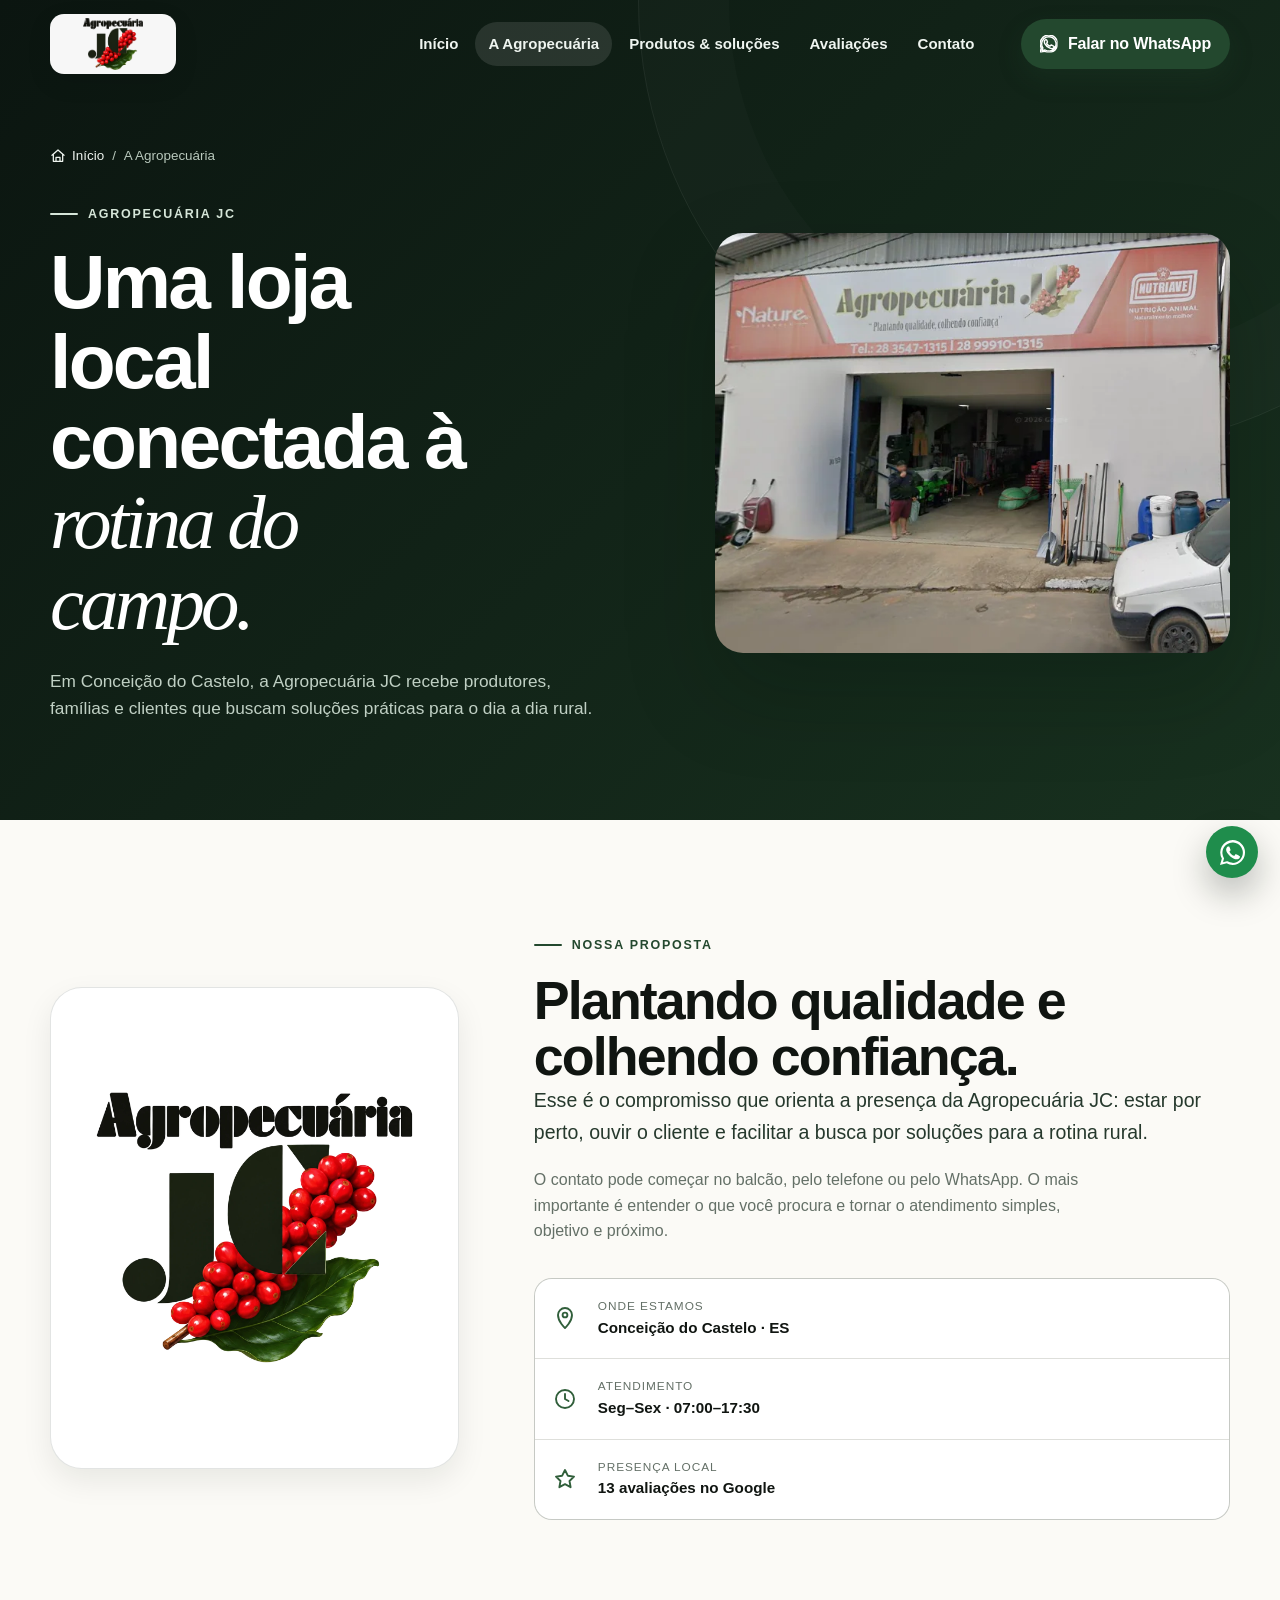
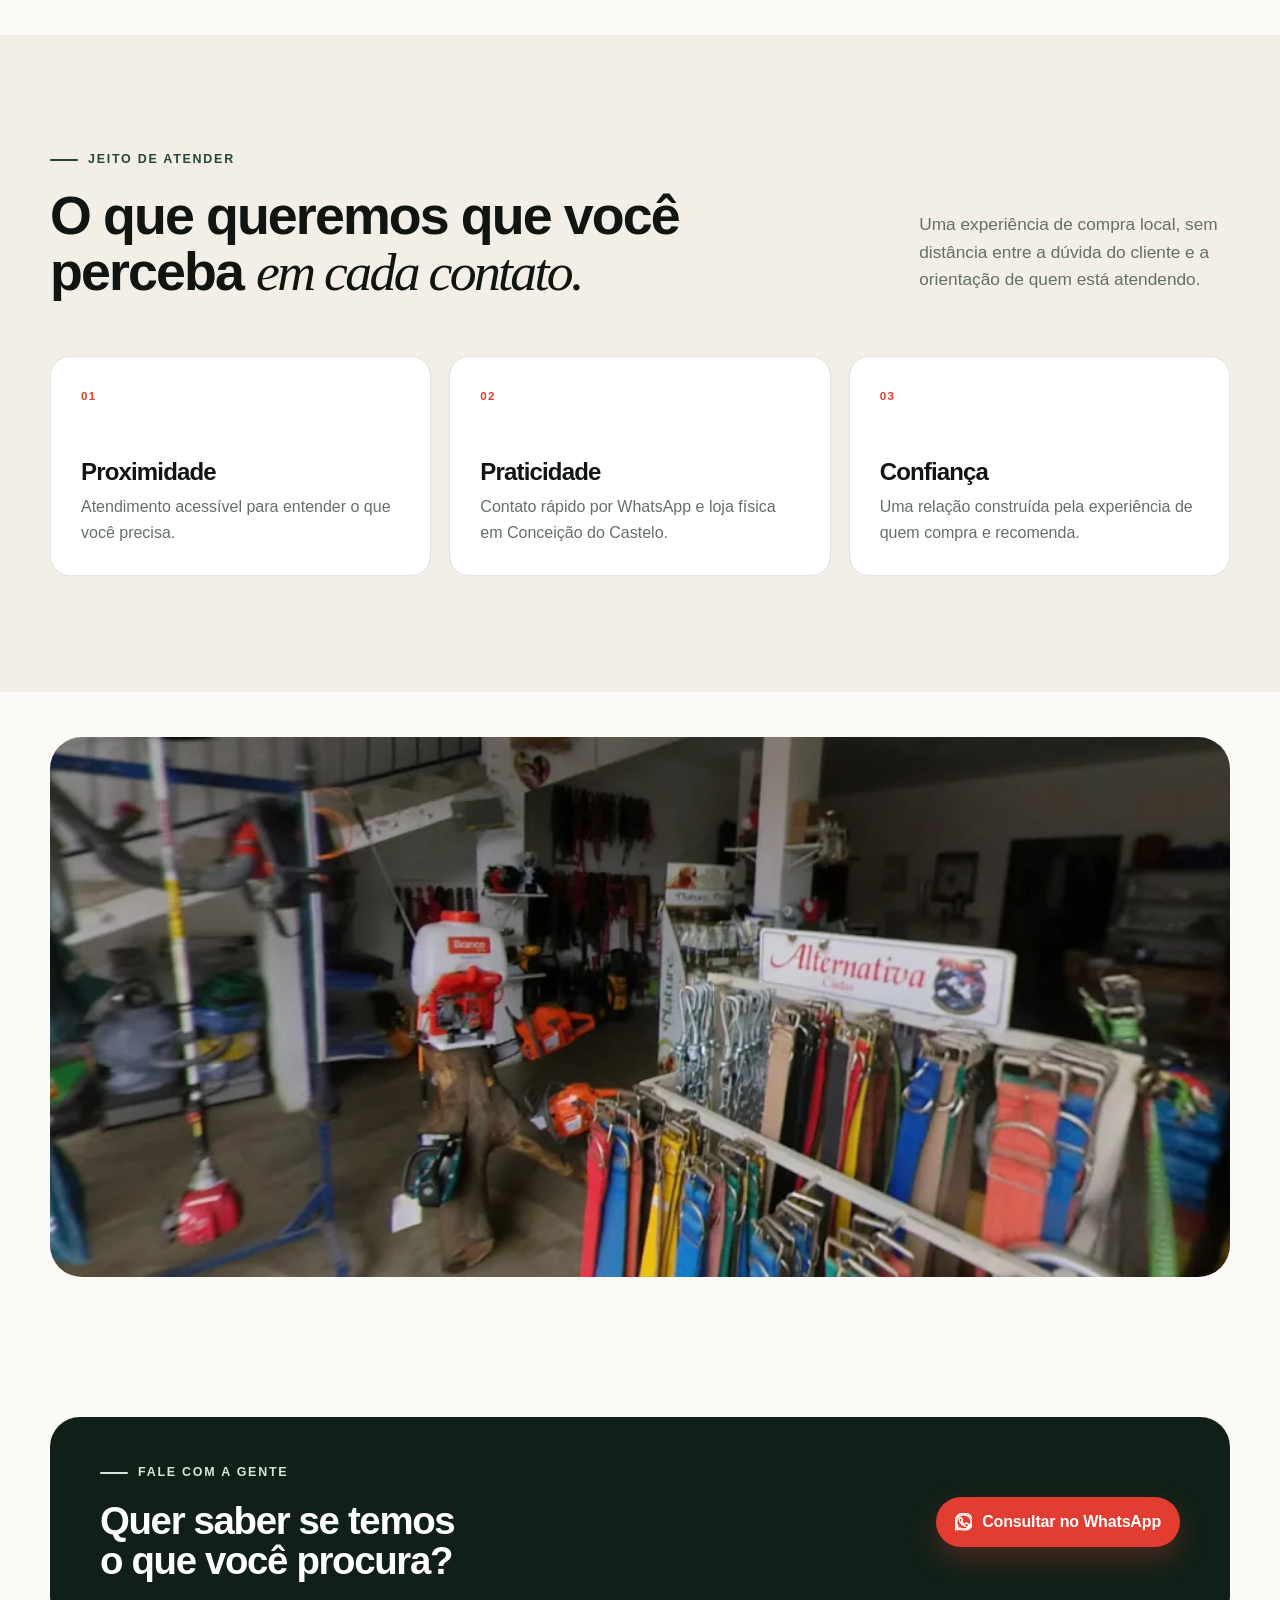
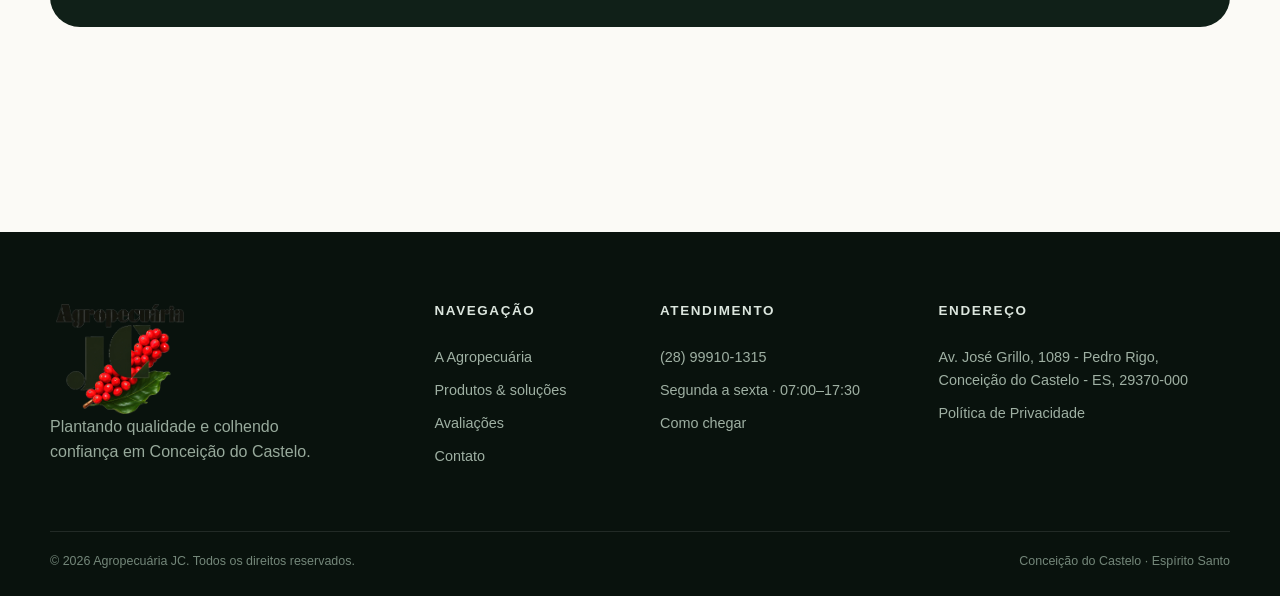
<file: sobre.html>
<!doctype html>
<html lang="pt-BR">
<head>
<meta charset="utf-8">
<meta name="viewport" content="width=device-width,initial-scale=1,viewport-fit=cover">
<meta name="theme-color" content="#142519">
<title>Agropecuária JC | A Agropecuária em Conceição do Castelo</title>
<meta name="description" content="Conheça a Agropecuária JC, loja agropecuária em Conceição do Castelo - ES, com atendimento próximo e foco na rotina de quem vive e produz no campo.">
<meta name="robots" content="index,follow,max-image-preview:large">
<link rel="canonical" href="./sobre.html">
<link rel="icon" type="image/png" href="assets/icons/favicon.png">
<link rel="manifest" href="site.webmanifest">
<script>document.documentElement.classList.add('js');setTimeout(function(){if(!window.__agroMotionReady)document.documentElement.classList.remove('js')},1600)</script>
<link rel="stylesheet" href="assets/css/style.css">
<meta property="og:type" content="website">
<meta property="og:locale" content="pt_BR">
<meta property="og:title" content="Agropecuária JC | A Agropecuária em Conceição do Castelo">
<meta property="og:description" content="Conheça a Agropecuária JC, loja agropecuária em Conceição do Castelo - ES, com atendimento próximo e foco na rotina de quem vive e produz no campo.">
<meta property="og:image" content="assets/images/fachada.webp">
<meta name="twitter:card" content="summary_large_image">
<script type="application/ld+json">
{
  "@context":"https://schema.org",
  "@type":"Store",
  "name":"Agropecuária JC",
  "description":"Agropecuária em Conceição do Castelo - ES.",
  "telephone":"+55 28 99910-1315",
  "address":{
    "@type":"PostalAddress",
    "streetAddress":"Av. José Grillo, 1089 - Pedro Rigo",
    "addressLocality":"Conceição do Castelo",
    "addressRegion":"ES",
    "postalCode":"29370-000",
    "addressCountry":"BR"
  },
  "openingHoursSpecification":[{
    "@type":"OpeningHoursSpecification",
    "dayOfWeek":["Monday","Tuesday","Wednesday","Thursday","Friday"],
    "opens":"07:00",
    "closes":"17:30"
  }]
}
</script>
</head><body>
<div class="scroll-progress" aria-hidden="true"><span></span></div>
<a class="skip-link" href="#conteudo">Pular para o conteúdo</a>
<header class="site-header" data-header>
  <div class="container header-inner">
    <a href="index.html" class="brand" aria-label="Agropecuária JC - página inicial">
      <img src="assets/images/logo-agropecuaria-jc.webp" alt="Agropecuária JC" width="190" height="162">
    </a>
    <nav class="desktop-nav" aria-label="Navegação principal"><a href="index.html" class="nav-link">Início</a><a href="sobre.html" class="nav-link active">A Agropecuária</a><a href="solucoes.html" class="nav-link">Produtos & soluções</a><a href="avaliacoes.html" class="nav-link">Avaliações</a><a href="contato.html" class="nav-link">Contato</a></nav>
    <a class="button button-primary header-cta" href="https://wa.me/5528999101315?text=Ol%C3%A1%21%20Vim%20pelo%20site%20da%20Agropecu%C3%A1ria%20JC%20e%20gostaria%20de%20mais%20informa%C3%A7%C3%B5es." target="_blank" rel="noopener">
      <svg class="icon"><use href="assets/icons/sprite.svg#whatsapp"></use></svg>
      Falar no WhatsApp
    </a>
    <button class="menu-button" type="button" aria-label="Abrir menu" aria-expanded="false" aria-controls="mobile-menu" data-menu-button>
      <svg class="icon icon-menu"><use href="assets/icons/sprite.svg#menu"></use></svg>
      <svg class="icon icon-close"><use href="assets/icons/sprite.svg#close"></use></svg>
    </button>
  </div>
  <nav class="mobile-menu" id="mobile-menu" aria-label="Navegação mobile" data-mobile-menu hidden>
    <div class="container mobile-menu-inner">
      <a href="index.html" class="mobile-link">Início</a><a href="sobre.html" class="mobile-link active">A Agropecuária</a><a href="solucoes.html" class="mobile-link">Produtos & soluções</a><a href="avaliacoes.html" class="mobile-link">Avaliações</a><a href="contato.html" class="mobile-link">Contato</a>
      <a class="button button-primary" href="https://wa.me/5528999101315?text=Ol%C3%A1%21%20Vim%20pelo%20site%20da%20Agropecu%C3%A1ria%20JC%20e%20gostaria%20de%20mais%20informa%C3%A7%C3%B5es." target="_blank" rel="noopener">
        <svg class="icon"><use href="assets/icons/sprite.svg#whatsapp"></use></svg> WhatsApp
      </a>
    </div>
  </nav>
</header>
<main id="conteudo">
<section class="inner-hero">
  <div class="container inner-hero-grid">
    <div class="reveal">
      <nav class="breadcrumb" aria-label="Breadcrumb"><a href="index.html"><svg class="icon"><use href="assets/icons/sprite.svg#home"></use></svg> Início</a><span>/</span><span>A Agropecuária</span></nav>
      <p class="eyebrow light"><span></span> Agropecuária JC</p>
      <h1>Uma loja local conectada à <em>rotina do campo.</em></h1>
      <p>Em Conceição do Castelo, a Agropecuária JC recebe produtores, famílias e clientes que buscam soluções práticas para o dia a dia rural.</p>
    </div>
    <figure class="inner-hero-media reveal" data-delay="100"><img src="assets/images/fachada.webp" alt="Fachada da Agropecuária JC" width="966" height="549"></figure>
  </div>
</section>

<section class="section">
  <div class="container story-grid">
    <div class="story-mark reveal"><img src="assets/images/logo-agropecuaria-jc.webp" alt="Logomarca Agropecuária JC" width="520" height="444"></div>
    <div class="story-copy reveal" data-delay="100">
      <p class="eyebrow dark"><span></span> Nossa proposta</p>
      <h2>Plantando qualidade e colhendo confiança.</h2>
      <p class="lead">Esse é o compromisso que orienta a presença da Agropecuária JC: estar por perto, ouvir o cliente e facilitar a busca por soluções para a rotina rural.</p>
      <p>O contato pode começar no balcão, pelo telefone ou pelo WhatsApp. O mais importante é entender o que você procura e tornar o atendimento simples, objetivo e próximo.</p>
      <div class="fact-grid">
        <article><svg class="icon"><use href="assets/icons/sprite.svg#map"></use></svg><div><small>Onde estamos</small><strong>Conceição do Castelo · ES</strong></div></article>
        <article><svg class="icon"><use href="assets/icons/sprite.svg#clock"></use></svg><div><small>Atendimento</small><strong>Seg–Sex · 07:00–17:30</strong></div></article>
        <article><svg class="icon"><use href="assets/icons/sprite.svg#star"></use></svg><div><small>Presença local</small><strong>13 avaliações no Google</strong></div></article>
      </div>
    </div>
  </div>
</section>

<section class="section values-section">
  <div class="container">
    <div class="section-heading reveal">
      <div><p class="eyebrow dark"><span></span> Jeito de atender</p><h2>O que queremos que você perceba <em>em cada contato.</em></h2></div>
      <p>Uma experiência de compra local, sem distância entre a dúvida do cliente e a orientação de quem está atendendo.</p>
    </div>
    <div class="values-grid">
      <article class="value-card reveal"><span>01</span><h3>Proximidade</h3><p>Atendimento acessível para entender o que você precisa.</p></article>
      <article class="value-card reveal" data-delay="60"><span>02</span><h3>Praticidade</h3><p>Contato rápido por WhatsApp e loja física em Conceição do Castelo.</p></article>
      <article class="value-card reveal" data-delay="120"><span>03</span><h3>Confiança</h3><p>Uma relação construída pela experiência de quem compra e recomenda.</p></article>
    </div>
  </div>
</section>

<section class="section image-band">
  <div class="container">
    <figure class="wide-photo reveal parallax-frame"><img src="assets/images/loja-interna.webp" alt="Área interna da Agropecuária JC" width="1343" height="493" loading="lazy" data-parallax></figure>
  </div>
</section>

<section class="section final-cta">
  <div class="container cta-panel reveal">
    <div><p class="eyebrow light"><span></span> Fale com a gente</p><h2>Quer saber se temos o que você procura?</h2></div>
    <a class="button button-accent" href="https://wa.me/5528999101315?text=Ol%C3%A1%21%20Vim%20pelo%20site%20da%20Agropecu%C3%A1ria%20JC%20e%20gostaria%20de%20mais%20informa%C3%A7%C3%B5es." target="_blank" rel="noopener"><svg class="icon"><use href="assets/icons/sprite.svg#whatsapp"></use></svg> Consultar no WhatsApp</a>
  </div>
</section>
</main>
<footer class="site-footer">
  <div class="container footer-grid">
    <div class="footer-brand">
      <img src="assets/images/logo-agropecuaria-jc.webp" alt="Agropecuária JC" width="190" height="162">
      <p>Plantando qualidade e colhendo confiança em Conceição do Castelo.</p>
    </div>
    <div>
      <h2>Navegação</h2>
      <a href="sobre.html">A Agropecuária</a>
      <a href="solucoes.html">Produtos & soluções</a>
      <a href="avaliacoes.html">Avaliações</a>
      <a href="contato.html">Contato</a>
    </div>
    <div>
      <h2>Atendimento</h2>
      <a href="tel:+5528999101315">(28) 99910-1315</a>
      <span>Segunda a sexta · 07:00–17:30</span>
      <a href="https://www.google.com/maps/search/?api=1&query=Agropecu%C3%A1ria+JC+Av.+Jos%C3%A9+Grillo+1089+Concei%C3%A7%C3%A3o+do+Castelo+ES" target="_blank" rel="noopener">Como chegar</a>
    </div>
    <div>
      <h2>Endereço</h2>
      <address>Av. José Grillo, 1089 - Pedro Rigo, Conceição do Castelo - ES, 29370-000</address>
      <a href="privacidade.html">Política de Privacidade</a>
    </div>
  </div>
  <div class="container footer-bottom">
    <p>© <span data-year></span> Agropecuária JC. Todos os direitos reservados.</p>
    <p>Conceição do Castelo · Espírito Santo</p>
  </div>
</footer>
<a class="whatsapp-float" href="https://wa.me/5528999101315?text=Ol%C3%A1%21%20Vim%20pelo%20site%20da%20Agropecu%C3%A1ria%20JC%20e%20gostaria%20de%20mais%20informa%C3%A7%C3%B5es." target="_blank" rel="noopener" aria-label="Falar com a Agropecuária JC pelo WhatsApp">
  <svg class="icon"><use href="assets/icons/sprite.svg#whatsapp"></use></svg>
</a>
<button class="back-to-top" type="button" aria-label="Voltar ao topo" data-back-top>
  <svg class="icon"><use href="assets/icons/sprite.svg#chevron-up"></use></svg>
</button>
<script src="assets/js/main.js" defer></script>
</body>
</html>
</file>
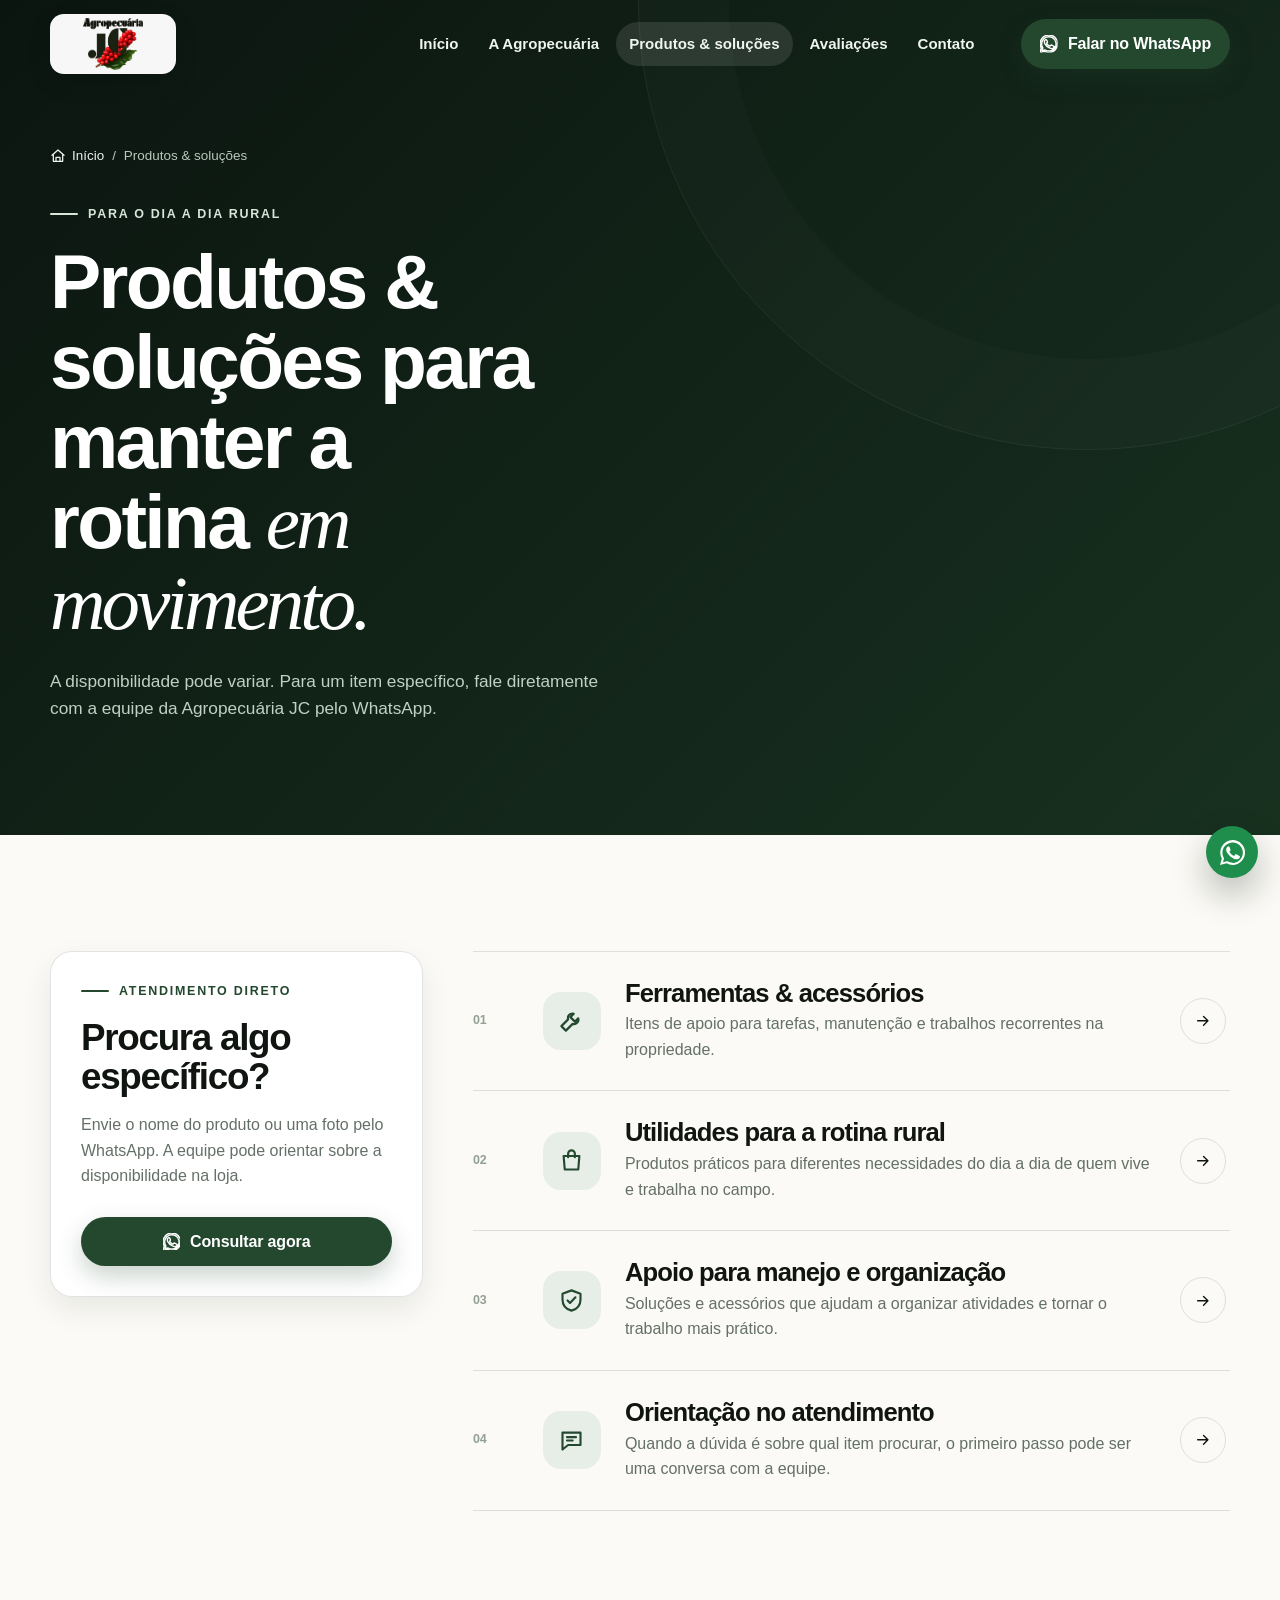
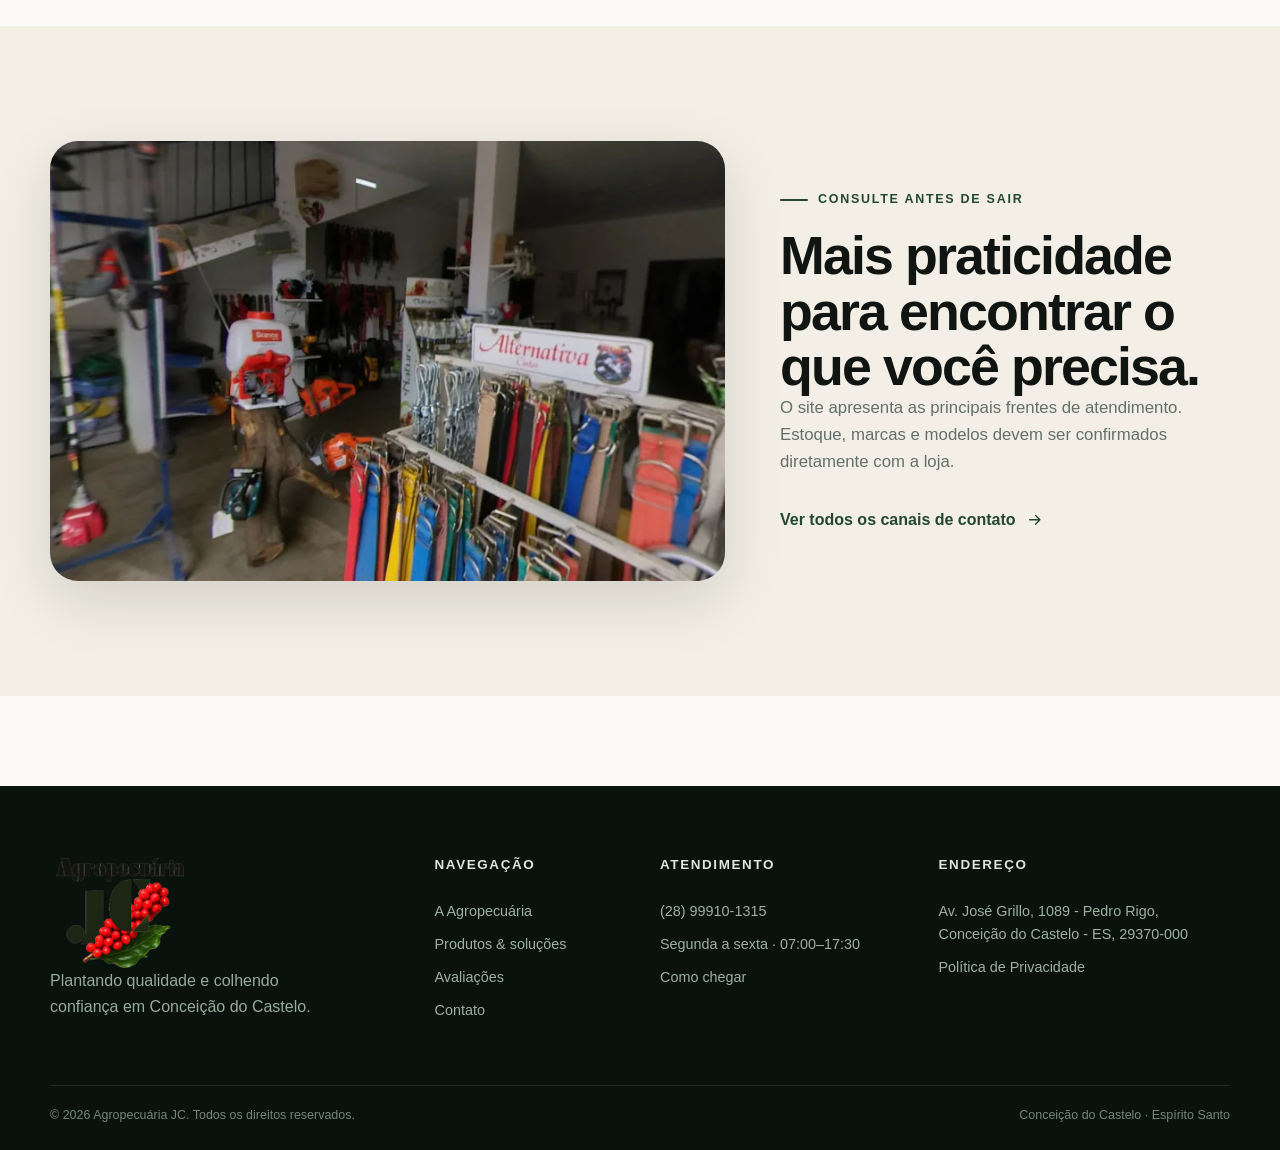
<file: solucoes.html>
<!doctype html>
<html lang="pt-BR">
<head>
<meta charset="utf-8">
<meta name="viewport" content="width=device-width,initial-scale=1,viewport-fit=cover">
<meta name="theme-color" content="#142519">
<title>Produtos e Soluções | Agropecuária JC</title>
<meta name="description" content="Conheça as categorias de produtos e soluções da Agropecuária JC para a rotina do campo em Conceição do Castelo - ES. Consulte disponibilidade pelo WhatsApp.">
<meta name="robots" content="index,follow,max-image-preview:large">
<link rel="canonical" href="./solucoes.html">
<link rel="icon" type="image/png" href="assets/icons/favicon.png">
<link rel="manifest" href="site.webmanifest">
<script>document.documentElement.classList.add('js');setTimeout(function(){if(!window.__agroMotionReady)document.documentElement.classList.remove('js')},1600)</script>
<link rel="stylesheet" href="assets/css/style.css">
<meta property="og:type" content="website">
<meta property="og:locale" content="pt_BR">
<meta property="og:title" content="Produtos e Soluções | Agropecuária JC">
<meta property="og:description" content="Conheça as categorias de produtos e soluções da Agropecuária JC para a rotina do campo em Conceição do Castelo - ES. Consulte disponibilidade pelo WhatsApp.">
<meta property="og:image" content="assets/images/fachada.webp">
<meta name="twitter:card" content="summary_large_image">
<script type="application/ld+json">
{
  "@context":"https://schema.org",
  "@type":"Store",
  "name":"Agropecuária JC",
  "description":"Agropecuária em Conceição do Castelo - ES.",
  "telephone":"+55 28 99910-1315",
  "address":{
    "@type":"PostalAddress",
    "streetAddress":"Av. José Grillo, 1089 - Pedro Rigo",
    "addressLocality":"Conceição do Castelo",
    "addressRegion":"ES",
    "postalCode":"29370-000",
    "addressCountry":"BR"
  },
  "openingHoursSpecification":[{
    "@type":"OpeningHoursSpecification",
    "dayOfWeek":["Monday","Tuesday","Wednesday","Thursday","Friday"],
    "opens":"07:00",
    "closes":"17:30"
  }]
}
</script>
</head><body>
<div class="scroll-progress" aria-hidden="true"><span></span></div>
<a class="skip-link" href="#conteudo">Pular para o conteúdo</a>
<header class="site-header" data-header>
  <div class="container header-inner">
    <a href="index.html" class="brand" aria-label="Agropecuária JC - página inicial">
      <img src="assets/images/logo-agropecuaria-jc.webp" alt="Agropecuária JC" width="190" height="162">
    </a>
    <nav class="desktop-nav" aria-label="Navegação principal"><a href="index.html" class="nav-link">Início</a><a href="sobre.html" class="nav-link">A Agropecuária</a><a href="solucoes.html" class="nav-link active">Produtos & soluções</a><a href="avaliacoes.html" class="nav-link">Avaliações</a><a href="contato.html" class="nav-link">Contato</a></nav>
    <a class="button button-primary header-cta" href="https://wa.me/5528999101315?text=Ol%C3%A1%21%20Vim%20pelo%20site%20da%20Agropecu%C3%A1ria%20JC%20e%20gostaria%20de%20mais%20informa%C3%A7%C3%B5es." target="_blank" rel="noopener">
      <svg class="icon"><use href="assets/icons/sprite.svg#whatsapp"></use></svg>
      Falar no WhatsApp
    </a>
    <button class="menu-button" type="button" aria-label="Abrir menu" aria-expanded="false" aria-controls="mobile-menu" data-menu-button>
      <svg class="icon icon-menu"><use href="assets/icons/sprite.svg#menu"></use></svg>
      <svg class="icon icon-close"><use href="assets/icons/sprite.svg#close"></use></svg>
    </button>
  </div>
  <nav class="mobile-menu" id="mobile-menu" aria-label="Navegação mobile" data-mobile-menu hidden>
    <div class="container mobile-menu-inner">
      <a href="index.html" class="mobile-link">Início</a><a href="sobre.html" class="mobile-link">A Agropecuária</a><a href="solucoes.html" class="mobile-link active">Produtos & soluções</a><a href="avaliacoes.html" class="mobile-link">Avaliações</a><a href="contato.html" class="mobile-link">Contato</a>
      <a class="button button-primary" href="https://wa.me/5528999101315?text=Ol%C3%A1%21%20Vim%20pelo%20site%20da%20Agropecu%C3%A1ria%20JC%20e%20gostaria%20de%20mais%20informa%C3%A7%C3%B5es." target="_blank" rel="noopener">
        <svg class="icon"><use href="assets/icons/sprite.svg#whatsapp"></use></svg> WhatsApp
      </a>
    </div>
  </nav>
</header>
<main id="conteudo">
<section class="inner-hero compact">
  <div class="container">
    <nav class="breadcrumb reveal" aria-label="Breadcrumb"><a href="index.html"><svg class="icon"><use href="assets/icons/sprite.svg#home"></use></svg> Início</a><span>/</span><span>Produtos & soluções</span></nav>
    <div class="page-heading reveal">
      <p class="eyebrow light"><span></span> Para o dia a dia rural</p>
      <h1>Produtos & soluções para manter a rotina <em>em movimento.</em></h1>
      <p>A disponibilidade pode variar. Para um item específico, fale diretamente com a equipe da Agropecuária JC pelo WhatsApp.</p>
    </div>
  </div>
</section>

<section class="section catalog-intro">
  <div class="container solutions-layout">
    <aside class="sticky-note reveal">
      <p class="eyebrow dark"><span></span> Atendimento direto</p>
      <h2>Procura algo específico?</h2>
      <p>Envie o nome do produto ou uma foto pelo WhatsApp. A equipe pode orientar sobre a disponibilidade na loja.</p>
      <a class="button button-primary" href="https://wa.me/5528999101315?text=Ol%C3%A1%21%20Vim%20pelo%20site%20da%20Agropecu%C3%A1ria%20JC%20e%20gostaria%20de%20mais%20informa%C3%A7%C3%B5es." target="_blank" rel="noopener"><svg class="icon"><use href="assets/icons/sprite.svg#whatsapp"></use></svg> Consultar agora</a>
    </aside>
    <div class="solution-stack">
      <article class="solution-row reveal">
        <div class="solution-number">01</div><div class="solution-icon"><svg class="icon"><use href="assets/icons/sprite.svg#tool"></use></svg></div>
        <div><h2>Ferramentas & acessórios</h2><p>Itens de apoio para tarefas, manutenção e trabalhos recorrentes na propriedade.</p></div>
        <a href="https://wa.me/5528999101315?text=Ol%C3%A1%21%20Vim%20pelo%20site%20da%20Agropecu%C3%A1ria%20JC%20e%20gostaria%20de%20mais%20informa%C3%A7%C3%B5es." target="_blank" rel="noopener" aria-label="Consultar ferramentas e acessórios no WhatsApp"><svg class="icon"><use href="assets/icons/sprite.svg#arrow"></use></svg></a>
      </article>
      <article class="solution-row reveal">
        <div class="solution-number">02</div><div class="solution-icon"><svg class="icon"><use href="assets/icons/sprite.svg#bag"></use></svg></div>
        <div><h2>Utilidades para a rotina rural</h2><p>Produtos práticos para diferentes necessidades do dia a dia de quem vive e trabalha no campo.</p></div>
        <a href="https://wa.me/5528999101315?text=Ol%C3%A1%21%20Vim%20pelo%20site%20da%20Agropecu%C3%A1ria%20JC%20e%20gostaria%20de%20mais%20informa%C3%A7%C3%B5es." target="_blank" rel="noopener" aria-label="Consultar utilidades no WhatsApp"><svg class="icon"><use href="assets/icons/sprite.svg#arrow"></use></svg></a>
      </article>
      <article class="solution-row reveal">
        <div class="solution-number">03</div><div class="solution-icon"><svg class="icon"><use href="assets/icons/sprite.svg#shield"></use></svg></div>
        <div><h2>Apoio para manejo e organização</h2><p>Soluções e acessórios que ajudam a organizar atividades e tornar o trabalho mais prático.</p></div>
        <a href="https://wa.me/5528999101315?text=Ol%C3%A1%21%20Vim%20pelo%20site%20da%20Agropecu%C3%A1ria%20JC%20e%20gostaria%20de%20mais%20informa%C3%A7%C3%B5es." target="_blank" rel="noopener" aria-label="Consultar itens para manejo no WhatsApp"><svg class="icon"><use href="assets/icons/sprite.svg#arrow"></use></svg></a>
      </article>
      <article class="solution-row reveal">
        <div class="solution-number">04</div><div class="solution-icon"><svg class="icon"><use href="assets/icons/sprite.svg#chat"></use></svg></div>
        <div><h2>Orientação no atendimento</h2><p>Quando a dúvida é sobre qual item procurar, o primeiro passo pode ser uma conversa com a equipe.</p></div>
        <a href="https://wa.me/5528999101315?text=Ol%C3%A1%21%20Vim%20pelo%20site%20da%20Agropecu%C3%A1ria%20JC%20e%20gostaria%20de%20mais%20informa%C3%A7%C3%B5es." target="_blank" rel="noopener" aria-label="Falar com a equipe no WhatsApp"><svg class="icon"><use href="assets/icons/sprite.svg#arrow"></use></svg></a>
      </article>
    </div>
  </div>
</section>

<section class="section product-photo-section">
  <div class="container product-photo-grid">
    <figure class="reveal"><img src="assets/images/loja-interna.webp" alt="Produtos expostos na Agropecuária JC" width="1343" height="493" loading="lazy"></figure>
    <div class="reveal" data-delay="100"><p class="eyebrow dark"><span></span> Consulte antes de sair</p><h2>Mais praticidade para encontrar o que você precisa.</h2><p>O site apresenta as principais frentes de atendimento. Estoque, marcas e modelos devem ser confirmados diretamente com a loja.</p><a class="text-link" href="contato.html">Ver todos os canais de contato <svg class="icon"><use href="assets/icons/sprite.svg#arrow"></use></svg></a></div>
  </div>
</section>
</main>
<footer class="site-footer">
  <div class="container footer-grid">
    <div class="footer-brand">
      <img src="assets/images/logo-agropecuaria-jc.webp" alt="Agropecuária JC" width="190" height="162">
      <p>Plantando qualidade e colhendo confiança em Conceição do Castelo.</p>
    </div>
    <div>
      <h2>Navegação</h2>
      <a href="sobre.html">A Agropecuária</a>
      <a href="solucoes.html">Produtos & soluções</a>
      <a href="avaliacoes.html">Avaliações</a>
      <a href="contato.html">Contato</a>
    </div>
    <div>
      <h2>Atendimento</h2>
      <a href="tel:+5528999101315">(28) 99910-1315</a>
      <span>Segunda a sexta · 07:00–17:30</span>
      <a href="https://www.google.com/maps/search/?api=1&query=Agropecu%C3%A1ria+JC+Av.+Jos%C3%A9+Grillo+1089+Concei%C3%A7%C3%A3o+do+Castelo+ES" target="_blank" rel="noopener">Como chegar</a>
    </div>
    <div>
      <h2>Endereço</h2>
      <address>Av. José Grillo, 1089 - Pedro Rigo, Conceição do Castelo - ES, 29370-000</address>
      <a href="privacidade.html">Política de Privacidade</a>
    </div>
  </div>
  <div class="container footer-bottom">
    <p>© <span data-year></span> Agropecuária JC. Todos os direitos reservados.</p>
    <p>Conceição do Castelo · Espírito Santo</p>
  </div>
</footer>
<a class="whatsapp-float" href="https://wa.me/5528999101315?text=Ol%C3%A1%21%20Vim%20pelo%20site%20da%20Agropecu%C3%A1ria%20JC%20e%20gostaria%20de%20mais%20informa%C3%A7%C3%B5es." target="_blank" rel="noopener" aria-label="Falar com a Agropecuária JC pelo WhatsApp">
  <svg class="icon"><use href="assets/icons/sprite.svg#whatsapp"></use></svg>
</a>
<button class="back-to-top" type="button" aria-label="Voltar ao topo" data-back-top>
  <svg class="icon"><use href="assets/icons/sprite.svg#chevron-up"></use></svg>
</button>
<script src="assets/js/main.js" defer></script>
</body>
</html>
</file>
<file: assets/css/style.css>
/* Agropecuária JC — institutional website */
:root{
  --green-950:#0b1510;
  --green-900:#102018;
  --green-850:#142519;
  --green-800:#18311f;
  --green-700:#23482e;
  --green-600:#315f3b;
  --red-600:#d52a24;
  --red-500:#e33c31;
  --cream-50:#fbfaf6;
  --cream-100:#f3efe6;
  --cream-200:#e8dfcf;
  --ink:#101511;
  --muted:#647067;
  --white:#fff;
  --border:rgba(16,32,24,.12);
  --shadow-sm:0 12px 30px rgba(11,21,16,.08);
  --shadow-md:0 20px 60px rgba(11,21,16,.14);
  --shadow-lg:0 38px 90px rgba(5,16,10,.22);
  --radius-sm:12px;
  --radius-md:20px;
  --radius-lg:34px;
  --radius-pill:999px;
  --container:min(1180px, calc(100% - 40px));
  --font: "Segoe UI Variable", "Aptos", "Segoe UI", Arial, sans-serif;
  --display:"Segoe UI Variable Display","Aptos Display","Segoe UI",Arial,sans-serif;
  --ease:cubic-bezier(.22,.8,.22,1);
}

*{box-sizing:border-box}
html{scroll-behavior:smooth;background:var(--cream-50)}
body{margin:0;font-family:var(--font);color:var(--ink);background:var(--cream-50);line-height:1.6;overflow-x:hidden}
img{max-width:100%;display:block}
a{color:inherit;text-decoration:none}
button,input,textarea,select{font:inherit}
button{color:inherit}
svg{fill:none;stroke:currentColor;stroke-width:1.9;stroke-linecap:round;stroke-linejoin:round}
.icon{width:1.1em;height:1.1em;flex:0 0 auto}
.container{width:var(--container);margin-inline:auto}
.skip-link{position:fixed;left:16px;top:-100px;z-index:9999;background:#fff;color:#111;padding:12px 16px;border-radius:10px;box-shadow:var(--shadow-sm)}
.skip-link:focus{top:16px}
:focus-visible{outline:3px solid #ef776f;outline-offset:3px}
::selection{background:#d8eadc;color:#0d2014}

.scroll-progress{position:fixed;left:0;right:0;top:0;height:3px;z-index:1001;pointer-events:none}
.scroll-progress span{display:block;height:100%;width:100%;background:linear-gradient(90deg,var(--green-600),var(--red-500));transform:scaleX(0);transform-origin:left}

.site-header{position:fixed;left:0;right:0;top:0;z-index:1000;padding:14px 0;transition:background .35s ease,box-shadow .35s ease,padding .35s ease,border-color .35s ease}
.site-header.scrolled{background:rgba(251,250,246,.93);backdrop-filter:blur(16px);-webkit-backdrop-filter:blur(16px);box-shadow:0 10px 30px rgba(11,21,16,.08);border-bottom:1px solid rgba(16,32,24,.08);padding:9px 0}
.header-inner{display:flex;align-items:center;gap:26px}
.brand{display:flex;align-items:center;width:126px;flex:0 0 126px;position:relative;z-index:2;background:rgba(255,255,255,.97);padding:4px 8px;border-radius:14px;box-shadow:0 8px 24px rgba(0,0,0,.10)}
.brand img{width:100%;height:52px;object-fit:contain;object-position:center}
.site-header:not(.scrolled) .brand{filter:none}
.desktop-nav{display:flex;align-items:center;justify-content:center;gap:4px;margin-left:auto}
.nav-link{position:relative;padding:10px 13px;border-radius:var(--radius-pill);font-size:.94rem;font-weight:650;color:#eff5f0;transition:background .25s ease,color .25s ease}
.site-header.scrolled .nav-link{color:#2b392f}
.nav-link:hover,.nav-link.active{background:rgba(255,255,255,.11)}
.site-header.scrolled .nav-link:hover,.site-header.scrolled .nav-link.active{background:#e9efe9;color:var(--green-900)}
.header-cta{margin-left:8px;white-space:nowrap}
.menu-button{display:none;margin-left:auto;width:46px;height:46px;border-radius:50%;border:1px solid rgba(255,255,255,.25);background:rgba(255,255,255,.08);align-items:center;justify-content:center;cursor:pointer}
.site-header.scrolled .menu-button{border-color:var(--border);background:#fff}
.menu-button .icon-close{display:none}
.menu-button[aria-expanded="true"] .icon-menu{display:none}
.menu-button[aria-expanded="true"] .icon-close{display:block}
.mobile-menu{background:rgba(251,250,246,.98);border-top:1px solid var(--border);box-shadow:0 24px 40px rgba(11,21,16,.12)}
.mobile-menu-inner{display:grid;padding:14px 0 24px}
.mobile-link{padding:15px 4px;border-bottom:1px solid var(--border);font-weight:700}
.mobile-link.active{color:var(--green-700)}
.mobile-menu .button{margin-top:18px;width:100%}

.button{display:inline-flex;align-items:center;justify-content:center;gap:10px;border:0;border-radius:var(--radius-pill);min-height:46px;padding:12px 19px;font-weight:750;letter-spacing:-.01em;cursor:pointer;transition:transform .25s var(--ease),box-shadow .25s ease,background .25s ease,color .25s ease,border-color .25s ease}
.button:hover{transform:translateY(-2px)}
.button-primary{background:var(--green-700);color:#fff;box-shadow:0 10px 24px rgba(35,72,46,.24)}
.button-primary:hover{background:var(--green-600);box-shadow:0 14px 30px rgba(35,72,46,.3)}
.button-accent{background:var(--red-500);color:#fff;box-shadow:0 12px 28px rgba(227,60,49,.28)}
.button-accent:hover{background:#c92922}
.button-ghost{background:rgba(255,255,255,.08);color:#fff;border:1px solid rgba(255,255,255,.22)}
.button-ghost:hover{background:rgba(255,255,255,.14)}
.button-light{background:#fff;color:var(--green-900)}
.button-dark-ghost{background:transparent;color:#fff;border:1px solid rgba(255,255,255,.28)}
.button-large{min-height:54px;padding:15px 22px}
.text-link{display:inline-flex;align-items:center;gap:10px;font-weight:800;color:var(--green-700);margin-top:14px}
.text-link .icon{transition:transform .25s var(--ease)}
.text-link:hover .icon{transform:translateX(4px)}

.eyebrow{display:flex;align-items:center;gap:10px;font-size:.78rem;font-weight:850;text-transform:uppercase;letter-spacing:.14em;color:#d6e6d9;margin:0 0 18px}
.eyebrow>span{width:28px;height:2px;border-radius:4px;background:currentColor}
.eyebrow.dark{color:var(--green-700)}
.eyebrow.light{color:#d6e6d9}
h1,h2,h3{font-family:var(--display);margin:0;line-height:1.04;letter-spacing:-.035em}
h1{font-size:clamp(3rem,6.4vw,6.7rem);font-weight:800}
h2{font-size:clamp(2rem,4.2vw,4.3rem);font-weight:800}
h3{font-size:1.28rem}
h1 em,h2 em{font-family:Georgia,serif;font-weight:400;letter-spacing:-.05em}
p{margin-top:0}
.section{padding:clamp(72px,9vw,130px) 0}
.section-heading{display:grid;grid-template-columns:minmax(0,1.45fr) minmax(260px,.55fr);gap:50px;align-items:end;margin-bottom:55px}
.section-heading>p{font-size:1.08rem;color:var(--muted);max-width:42ch;margin:0 0 7px}

.hero{position:relative;min-height:100svh;background:linear-gradient(135deg,var(--green-950),var(--green-800));color:#fff;display:flex;align-items:center;overflow:hidden;padding:125px 0 72px}
.hero::before{content:"";position:absolute;inset:auto -10vw -35vh auto;width:70vw;height:70vw;border-radius:50%;background:radial-gradient(circle at center,rgba(227,60,49,.15),rgba(227,60,49,0) 65%);pointer-events:none}
.hero::after{content:"";position:absolute;left:-10%;top:-25%;width:50%;height:90%;background:radial-gradient(circle,rgba(87,136,96,.14),transparent 68%);pointer-events:none}
.hero-grain{position:absolute;inset:0;opacity:.18;background-image:radial-gradient(rgba(255,255,255,.25) .6px,transparent .6px);background-size:8px 8px;mask-image:linear-gradient(to bottom,black,transparent 78%);pointer-events:none}
.hero-grid{display:grid;grid-template-columns:minmax(0,1.02fr) minmax(460px,.98fr);gap:65px;align-items:center;position:relative;z-index:2}
.hero-copy h1{max-width:10.5ch}
.hero-copy h1 em{display:block;color:#e9f4eb}
.hero-lead{font-size:clamp(1.05rem,1.4vw,1.25rem);max-width:58ch;color:#c7d5ca;margin:26px 0 31px}
.hero-actions{display:flex;gap:12px;flex-wrap:wrap}
.hero-trust{display:grid;grid-template-columns:repeat(3,1fr);gap:20px;margin-top:45px;padding-top:28px;border-top:1px solid rgba(255,255,255,.15)}
.hero-trust div{display:grid;gap:2px}
.hero-trust strong{font-size:1.08rem}
.hero-trust span{color:#9eb2a4;font-size:.82rem}

.hero-media{position:relative;perspective:1000px;will-change:transform}
.hero-photo{margin:0;border-radius:32px;overflow:hidden;box-shadow:var(--shadow-lg);transform:rotate(1.2deg);background:#132318}
.hero-photo img{width:100%;height:min(62vh,610px);object-fit:cover;object-position:center}
.hero-logo-card{position:absolute;left:-42px;bottom:-34px;background:rgba(255,255,255,.96);color:var(--green-900);border-radius:24px;padding:14px 18px 16px;display:flex;align-items:center;gap:12px;width:min(325px,70%);box-shadow:var(--shadow-md);backdrop-filter:blur(10px)}
.hero-logo-card img{width:88px;height:74px;object-fit:contain}
.hero-logo-card p{margin:0;font-size:.9rem;line-height:1.35}
.hero-logo-card strong{font-size:1.02rem}
.hero-location-card{position:absolute;right:-25px;top:28px;background:rgba(16,32,24,.88);border:1px solid rgba(255,255,255,.16);border-radius:18px;padding:13px 16px;color:#fff;display:flex;gap:11px;align-items:center;box-shadow:var(--shadow-sm);backdrop-filter:blur(12px)}
.hero-location-card .icon{width:23px;height:23px;color:#f4776d}
.hero-location-card div{display:grid}
.hero-location-card small{color:#afc1b3}
.hero-location-card strong{font-size:.9rem}
.scroll-cue{position:absolute;left:50%;bottom:19px;z-index:5;transform:translateX(-50%);display:flex;flex-direction:column;align-items:center;gap:7px;color:#b9c9bd;font-size:.7rem;text-transform:uppercase;letter-spacing:.16em;font-weight:800}
.scroll-cue span{width:1px;height:30px;background:linear-gradient(#fff,transparent);animation:scrollCue 1.8s ease-in-out infinite}
@keyframes scrollCue{0%,100%{transform:scaleY(.45);transform-origin:top}50%{transform:scaleY(1);transform-origin:top}}

.trust-marquee{overflow:hidden;background:var(--red-500);color:#fff;border-block:1px solid rgba(0,0,0,.08)}
.marquee-track{display:flex;gap:24px;width:max-content;padding:15px 0;font-weight:850;letter-spacing:.02em;text-transform:uppercase;font-size:.81rem;animation:marquee 26s linear infinite}
.marquee-track i{opacity:.6;font-style:normal}
@keyframes marquee{to{transform:translateX(-50%)}}

.intro{background:var(--cream-50)}
.split-heading{display:grid;grid-template-columns:1.12fr .88fr;gap:80px;align-items:end}
.intro-copy{font-size:1.1rem;color:var(--muted);max-width:56ch}
.intro-copy p{margin-bottom:12px}

.showcase{background:var(--green-900);color:#fff}
.showcase-grid{display:grid;grid-template-columns:1.18fr .82fr;gap:55px;align-items:center}
.showcase-media{position:relative;min-height:580px;border-radius:var(--radius-lg);overflow:hidden;background:#0b1510;box-shadow:var(--shadow-lg)}
.showcase-media img{position:absolute;inset:-5% 0;width:100%;height:110%;object-fit:cover;filter:saturate(.86) contrast(1.04)}
.showcase-media::after{content:"";position:absolute;inset:0;background:linear-gradient(to top,rgba(7,15,10,.7),transparent 52%)}
.image-caption{position:absolute;left:24px;bottom:22px;z-index:2;display:grid;gap:2px}
.image-caption span{text-transform:uppercase;letter-spacing:.13em;font-size:.7rem;color:#b9cbbd}
.image-caption strong{font-size:1rem}
.showcase-copy>p:not(.eyebrow){color:#b8c8bc;font-size:1.04rem}
.feature-list{display:grid;margin:32px 0}
.feature-list article{display:grid;grid-template-columns:50px 1fr;gap:16px;padding:18px 0;border-top:1px solid rgba(255,255,255,.12)}
.feature-list article:last-child{border-bottom:1px solid rgba(255,255,255,.12)}
.feature-list h3{margin-bottom:4px;font-size:1.05rem}
.feature-list p{margin:0;color:#9fb0a3;font-size:.91rem}
.feature-icon{width:46px;height:46px;border-radius:14px;background:#1f3e28;display:grid;place-items:center;color:#dbe8dd}
.feature-icon .icon{width:23px;height:23px}

.review-preview{background:var(--cream-100)}
.quotes-grid{display:grid;grid-template-columns:repeat(3,1fr);gap:18px}
.quote-card{margin:0;background:#fff;padding:34px 28px 27px;border-radius:22px;border:1px solid rgba(16,32,24,.08);box-shadow:var(--shadow-sm);min-height:260px;display:flex;flex-direction:column;transition:transform .28s var(--ease),box-shadow .28s ease}
.quote-card:hover{transform:translateY(-6px);box-shadow:var(--shadow-md)}
.quote-mark{width:34px;height:29px;fill:#dbe7dc;stroke:none;margin-bottom:30px}
.quote-card p{font-family:Georgia,serif;font-size:1.34rem;line-height:1.4;color:#203026}
.quote-card footer{margin-top:auto;padding-top:24px;color:var(--muted);font-size:.82rem;border-top:1px solid var(--border)}
.center-cta{text-align:center;margin-top:26px}
.center-cta .text-link{margin-inline:auto}

.local-cta{padding-top:40px}
.local-card{background:linear-gradient(135deg,#102018,#1e3b26);color:#fff;border-radius:32px;padding:52px 56px;display:flex;justify-content:space-between;gap:40px;align-items:center;box-shadow:var(--shadow-lg);position:relative;overflow:hidden}
.local-card::after{content:"";position:absolute;right:-80px;top:-120px;width:340px;height:340px;border-radius:50%;border:60px solid rgba(255,255,255,.035)}
.local-card h2{font-size:clamp(2rem,3vw,3.3rem);max-width:14ch}
.local-card p{color:#b7c8bb;max-width:52ch;margin:15px 0 0}
.local-actions{display:flex;gap:10px;flex-wrap:wrap;position:relative;z-index:2}

.inner-hero{position:relative;background:linear-gradient(135deg,var(--green-950),var(--green-800));color:#fff;padding:145px 0 80px;overflow:hidden}
.inner-hero::after{content:"";position:absolute;right:-20vw;top:-35vw;width:70vw;height:70vw;border:1px solid rgba(255,255,255,.07);border-radius:50%;box-shadow:inset 0 0 0 90px rgba(255,255,255,.015)}
.inner-hero-grid{display:grid;grid-template-columns:1fr .85fr;gap:60px;align-items:center;position:relative;z-index:1}
.inner-hero h1{font-size:clamp(3.1rem,6vw,6rem);max-width:10ch}
.inner-hero p:not(.eyebrow){color:#c0d0c4;font-size:1.08rem;max-width:58ch;margin-top:24px}
.inner-hero-media{margin:0;border-radius:28px;overflow:hidden;box-shadow:var(--shadow-lg);transform:rotate(.8deg)}
.inner-hero-media img{width:100%;height:420px;object-fit:cover}
.inner-hero.compact{padding-bottom:95px}
.inner-hero.compact .container{position:relative;z-index:1}
.page-heading{max-width:900px}
.page-heading h1{max-width:12ch}
.breadcrumb{display:flex;align-items:center;gap:8px;font-size:.84rem;color:#b9c9bd;margin-bottom:38px}
.breadcrumb a{display:inline-flex;align-items:center;gap:6px;color:#eef4ef}
.breadcrumb .icon{width:16px;height:16px}

.story-grid{display:grid;grid-template-columns:.74fr 1.26fr;gap:75px;align-items:center}
.story-mark{background:#fff;border-radius:32px;min-height:480px;display:grid;place-items:center;padding:45px;box-shadow:var(--shadow-sm);border:1px solid var(--border)}
.story-mark img{width:100%;max-height:390px;object-fit:contain}
.story-copy .lead{font-size:1.22rem;color:#26392d}
.story-copy>p:not(.eyebrow):not(.lead){color:var(--muted);max-width:63ch}
.fact-grid{display:grid;gap:1px;background:var(--border);border:1px solid var(--border);border-radius:18px;overflow:hidden;margin-top:34px}
.fact-grid article{background:#fff;padding:18px;display:grid;grid-template-columns:32px 1fr;gap:13px;align-items:center}
.fact-grid .icon{width:24px;height:24px;color:var(--green-600)}
.fact-grid small,.fact-grid strong{display:block}
.fact-grid small{color:var(--muted);font-size:.74rem;text-transform:uppercase;letter-spacing:.08em}
.fact-grid strong{font-size:.95rem}
.values-section{background:var(--cream-100)}
.values-grid{display:grid;grid-template-columns:repeat(3,1fr);gap:18px}
.value-card{padding:30px;border:1px solid var(--border);border-radius:20px;background:#fff}
.value-card>span{display:block;font-size:.72rem;font-weight:850;color:var(--red-500);letter-spacing:.12em;margin-bottom:55px}
.value-card h3{font-size:1.5rem;margin-bottom:9px}
.value-card p{color:var(--muted);margin:0}
.image-band{padding-top:45px}
.wide-photo{margin:0;height:540px;border-radius:32px;overflow:hidden}
.wide-photo img{width:100%;height:110%;object-fit:cover;transform:translateY(-5%)}
.final-cta{padding-top:25px}
.cta-panel{background:var(--green-900);color:#fff;border-radius:30px;padding:46px 50px;display:flex;align-items:center;justify-content:space-between;gap:36px}
.cta-panel h2{font-size:clamp(1.9rem,3vw,3.2rem);max-width:17ch}

.solutions-layout{display:grid;grid-template-columns:.66fr 1.34fr;gap:50px;align-items:start}
.sticky-note{position:sticky;top:120px;padding:30px;background:#fff;border:1px solid var(--border);border-radius:22px;box-shadow:var(--shadow-sm)}
.sticky-note h2{font-size:2.3rem;margin-bottom:16px}
.sticky-note p:not(.eyebrow){color:var(--muted)}
.sticky-note .button{width:100%;margin-top:12px}
.solution-stack{border-top:1px solid var(--border)}
.solution-row{display:grid;grid-template-columns:52px 64px 1fr 50px;gap:18px;align-items:center;padding:28px 0;border-bottom:1px solid var(--border)}
.solution-number{font-weight:850;font-size:.78rem;color:#93a096}
.solution-icon{width:58px;height:58px;border-radius:18px;background:#e6eee7;color:var(--green-700);display:grid;place-items:center}
.solution-icon .icon{width:27px;height:27px}
.solution-row h2{font-size:1.6rem;margin-bottom:5px}
.solution-row p{color:var(--muted);margin:0}
.solution-row>a{width:46px;height:46px;border:1px solid var(--border);border-radius:50%;display:grid;place-items:center;transition:background .25s,color .25s,transform .25s}
.solution-row>a:hover{background:var(--green-700);color:#fff;transform:translateX(3px)}
.product-photo-section{background:var(--cream-100)}
.product-photo-grid{display:grid;grid-template-columns:1.2fr .8fr;gap:55px;align-items:center}
.product-photo-grid figure{margin:0;border-radius:28px;overflow:hidden;box-shadow:var(--shadow-md)}
.product-photo-grid img{width:100%;height:440px;object-fit:cover}
.product-photo-grid p:not(.eyebrow){color:var(--muted);font-size:1.05rem}

.review-page{background:var(--cream-100)}
.review-summary{display:grid;grid-template-columns:230px 1fr;gap:40px;align-items:center;background:var(--green-900);color:#fff;border-radius:26px;padding:38px 42px;margin-bottom:26px}
.review-summary>div{display:grid}
.review-summary strong{font-size:4.2rem;line-height:1}
.review-summary span{color:#b5c5b9}
.review-summary p{margin:0;color:#c6d3c9;max-width:65ch}
.review-list{display:grid;grid-template-columns:1fr 1fr;gap:16px}
.review-item{margin:0;background:#fff;border-radius:20px;padding:28px;border:1px solid var(--border);min-height:180px;display:flex;flex-direction:column}
.review-meta{display:flex;justify-content:space-between;gap:15px;align-items:center;font-size:.9rem}
.review-meta span{color:#87938a;font-size:.8rem}
.review-item p{font-family:Georgia,serif;font-size:1.35rem;line-height:1.4;margin:auto 0 0;color:#26362b}
.review-note{margin-top:20px;border:1px dashed #b8c5ba;border-radius:16px;padding:18px 20px;display:flex;gap:14px;align-items:flex-start;color:var(--muted)}
.review-note p{margin:0}

.contact-section{background:var(--cream-100)}
.contact-grid{display:grid;grid-template-columns:.82fr 1.18fr;gap:24px}
.contact-cards{display:grid;gap:12px}
.contact-card{background:#fff;border:1px solid var(--border);border-radius:20px;padding:20px;display:grid;grid-template-columns:54px 1fr 32px;gap:15px;align-items:center;transition:transform .25s var(--ease),box-shadow .25s ease,border-color .25s ease}
.contact-card:hover{transform:translateY(-3px);box-shadow:var(--shadow-sm);border-color:#b5c9b8}
.contact-icon{width:52px;height:52px;border-radius:16px;background:#e7efe8;display:grid;place-items:center;color:var(--green-700)}
.contact-icon .icon{width:25px;height:25px}
.contact-card small{color:var(--muted);text-transform:uppercase;letter-spacing:.09em;font-size:.7rem}
.contact-card h2{font-size:1.15rem;letter-spacing:-.02em;margin:2px 0 3px}
.contact-card p{color:var(--muted);font-size:.86rem;margin:0}
.arrow-icon{color:#91a096}
.map-panel{position:relative;min-height:600px;border-radius:24px;overflow:hidden;background:#dfe6df;box-shadow:var(--shadow-sm)}
.map-panel iframe{border:0;width:100%;height:100%;min-height:600px;filter:saturate(.7) contrast(1.05)}
.map-info{position:absolute;left:20px;right:20px;bottom:20px;background:rgba(255,255,255,.95);backdrop-filter:blur(12px);padding:17px 19px;border-radius:15px;display:grid;gap:2px;box-shadow:var(--shadow-sm)}
.map-info span{color:var(--muted);font-size:.85rem}

.legal-content{max-width:820px;background:#fff;border:1px solid var(--border);border-radius:24px;padding:42px;box-shadow:var(--shadow-sm)}
.legal-content h2{font-size:1.35rem;margin:28px 0 8px}
.legal-content h2:first-child{margin-top:0}
.legal-content p{color:var(--muted)}

.site-footer{background:#09120d;color:#fff;padding:72px 0 24px;margin-top:90px}
.footer-grid{display:grid;grid-template-columns:1.3fr .7fr .9fr 1.1fr;gap:40px}
.footer-brand img{width:140px;height:110px;object-fit:contain;filter:brightness(1.12)}
.footer-brand p{color:#98aa9c;max-width:30ch}
.footer-grid h2{font-size:.84rem;text-transform:uppercase;letter-spacing:.12em;color:#dce6de;margin-bottom:18px}
.footer-grid>div:not(.footer-brand){display:flex;flex-direction:column;gap:10px}
.footer-grid a,.footer-grid span,.footer-grid address{color:#9fb0a3;font-size:.9rem;font-style:normal;transition:color .2s}
.footer-grid a:hover{color:#fff}
.footer-bottom{margin-top:50px;padding-top:20px;border-top:1px solid rgba(255,255,255,.1);display:flex;justify-content:space-between;gap:20px;color:#74877a;font-size:.78rem}
.footer-bottom p{margin:0}
.whatsapp-float,.back-to-top{position:fixed;right:22px;z-index:800;width:52px;height:52px;border-radius:50%;display:grid;place-items:center;box-shadow:0 16px 35px rgba(11,21,16,.28);transition:transform .25s var(--ease),opacity .25s ease}
.whatsapp-float{bottom:22px;background:#1f8d4c;color:#fff}
.whatsapp-float:hover{transform:translateY(-4px) scale(1.03)}
.whatsapp-float .icon{width:25px;height:25px;stroke:none;fill:currentColor}
.back-to-top{bottom:84px;border:1px solid var(--border);background:#fff;color:var(--green-900);cursor:pointer;opacity:0;pointer-events:none;transform:translateY(10px)}
.back-to-top.visible{opacity:1;pointer-events:auto;transform:translateY(0)}

.error-page{min-height:100svh;background:var(--cream-50);display:grid;place-items:center;padding:30px}
.error-shell{max-width:620px;text-align:center}
.error-shell img{width:230px;height:190px;object-fit:contain;margin:0 auto 20px}
.error-shell h1{font-size:clamp(3rem,7vw,5rem);color:var(--green-900)}
.error-shell>p:not(.eyebrow){color:var(--muted);font-size:1.05rem}
.error-shell .eyebrow{justify-content:center}
.error-shell .button{margin-top:15px}

.reveal{opacity:1;transform:none}
.js .reveal{opacity:0;transform:translateY(28px);transition:opacity .8s var(--ease),transform .8s var(--ease)}
.js .reveal.in-view{opacity:1;transform:translateY(0)}
[data-delay="60"]{transition-delay:.06s}
[data-delay="80"]{transition-delay:.08s}
[data-delay="100"]{transition-delay:.1s}
[data-delay="120"]{transition-delay:.12s}
[data-delay="160"]{transition-delay:.16s}

@media (max-width:1080px){
  .desktop-nav{display:none}
  .header-cta{margin-left:auto}
  .menu-button{display:flex}
  .site-header:not(.scrolled) .menu-button{color:#fff}
  .hero-grid{grid-template-columns:1fr .86fr;gap:38px}
  .hero-logo-card{left:-18px}
  .hero-location-card{right:-12px}
  .showcase-grid{grid-template-columns:1fr}
  .showcase-media{min-height:520px}
  .solutions-layout{grid-template-columns:1fr}
  .sticky-note{position:relative;top:auto}
}
@media (max-width:900px){
  :root{--container:min(100% - 32px,1180px)}
  .hero{min-height:auto;padding-top:130px}
  .hero-grid,.inner-hero-grid,.story-grid,.product-photo-grid,.contact-grid{grid-template-columns:1fr}
  .hero-grid{gap:55px}
  .hero-copy h1{max-width:12ch}
  .hero-media{max-width:720px}
  .hero-photo img{height:500px}
  .hero-logo-card{left:16px;bottom:-28px}
  .hero-location-card{right:16px}
  .hero-trust{margin-top:36px}
  .split-heading{grid-template-columns:1fr;gap:22px}
  .section-heading{grid-template-columns:1fr;gap:18px}
  .quotes-grid,.values-grid{grid-template-columns:1fr}
  .local-card,.cta-panel{align-items:flex-start;flex-direction:column}
  .inner-hero h1,.page-heading h1{max-width:14ch}
  .story-mark{min-height:380px}
  .footer-grid{grid-template-columns:1fr 1fr}
  .review-summary{grid-template-columns:1fr}
  .map-panel{min-height:480px}
  .map-panel iframe{min-height:480px}
}
@media (max-width:680px){
  :root{--container:min(100% - 24px,1180px)}
  body{font-size:15px}
  .site-header{padding:9px 0}
  .brand{width:96px;flex-basis:96px;padding:3px 6px}
  .brand img{height:46px}
  .header-cta{display:none}
  .hero{padding:110px 0 78px}
  .hero h1{font-size:clamp(2.75rem,14vw,4.35rem)}
  .hero-lead{font-size:1rem;margin:20px 0 24px}
  .hero-actions{display:grid}
  .button-large{width:100%}
  .hero-trust{grid-template-columns:1fr;gap:11px;padding-top:20px}
  .hero-trust div{grid-template-columns:120px 1fr;align-items:center}
  .hero-photo{border-radius:24px;transform:none}
  .hero-photo img{height:370px}
  .hero-logo-card{width:calc(100% - 32px);left:16px;bottom:-28px;padding:12px 14px}
  .hero-logo-card img{width:70px;height:58px}
  .hero-location-card{position:relative;right:auto;top:auto;margin:44px 14px 0;background:#13271a}
  .scroll-cue{display:none}
  .section{padding:74px 0}
  h2{font-size:clamp(2rem,10vw,3rem)}
  .showcase-media{min-height:400px;border-radius:24px}
  .showcase-grid{gap:38px}
  .quote-card{min-height:220px}
  .local-card,.cta-panel{padding:32px 24px;border-radius:24px}
  .local-actions{width:100%;display:grid}
  .inner-hero{padding:110px 0 66px}
  .inner-hero h1,.page-heading h1{font-size:clamp(2.7rem,13vw,4.3rem)}
  .inner-hero-media img{height:310px}
  .story-mark{min-height:310px;padding:28px}
  .fact-grid article{padding:15px}
  .wide-photo{height:370px}
  .solution-row{grid-template-columns:42px 54px 1fr;gap:12px}
  .solution-row>a{grid-column:3;justify-self:start}
  .solution-row h2{font-size:1.35rem}
  .product-photo-grid img{height:340px}
  .review-list{grid-template-columns:1fr}
  .review-summary{padding:30px 24px}
  .review-summary strong{font-size:3.5rem}
  .contact-card{grid-template-columns:48px 1fr 24px;padding:16px}
  .contact-icon{width:46px;height:46px}
  .map-panel,.map-panel iframe{min-height:420px}
  .legal-content{padding:26px 20px;border-radius:18px}
  .site-footer{padding-top:55px}
  .footer-grid{grid-template-columns:1fr}
  .footer-bottom{flex-direction:column}
  .whatsapp-float,.back-to-top{right:14px}
}
@media (max-width:380px){
  .hero h1{font-size:2.65rem}
  .hero-logo-card p{font-size:.8rem}
  .hero-trust div{grid-template-columns:1fr}
  .contact-card{grid-template-columns:44px 1fr}
  .contact-card .arrow-icon{display:none}
}
@media (prefers-reduced-motion:reduce){
  html{scroll-behavior:auto}
  *,*::before,*::after{animation-duration:.001ms!important;animation-iteration-count:1!important;transition-duration:.001ms!important}
  .reveal{opacity:1;transform:none}
  [data-parallax]{transform:none!important}
}
</file>
